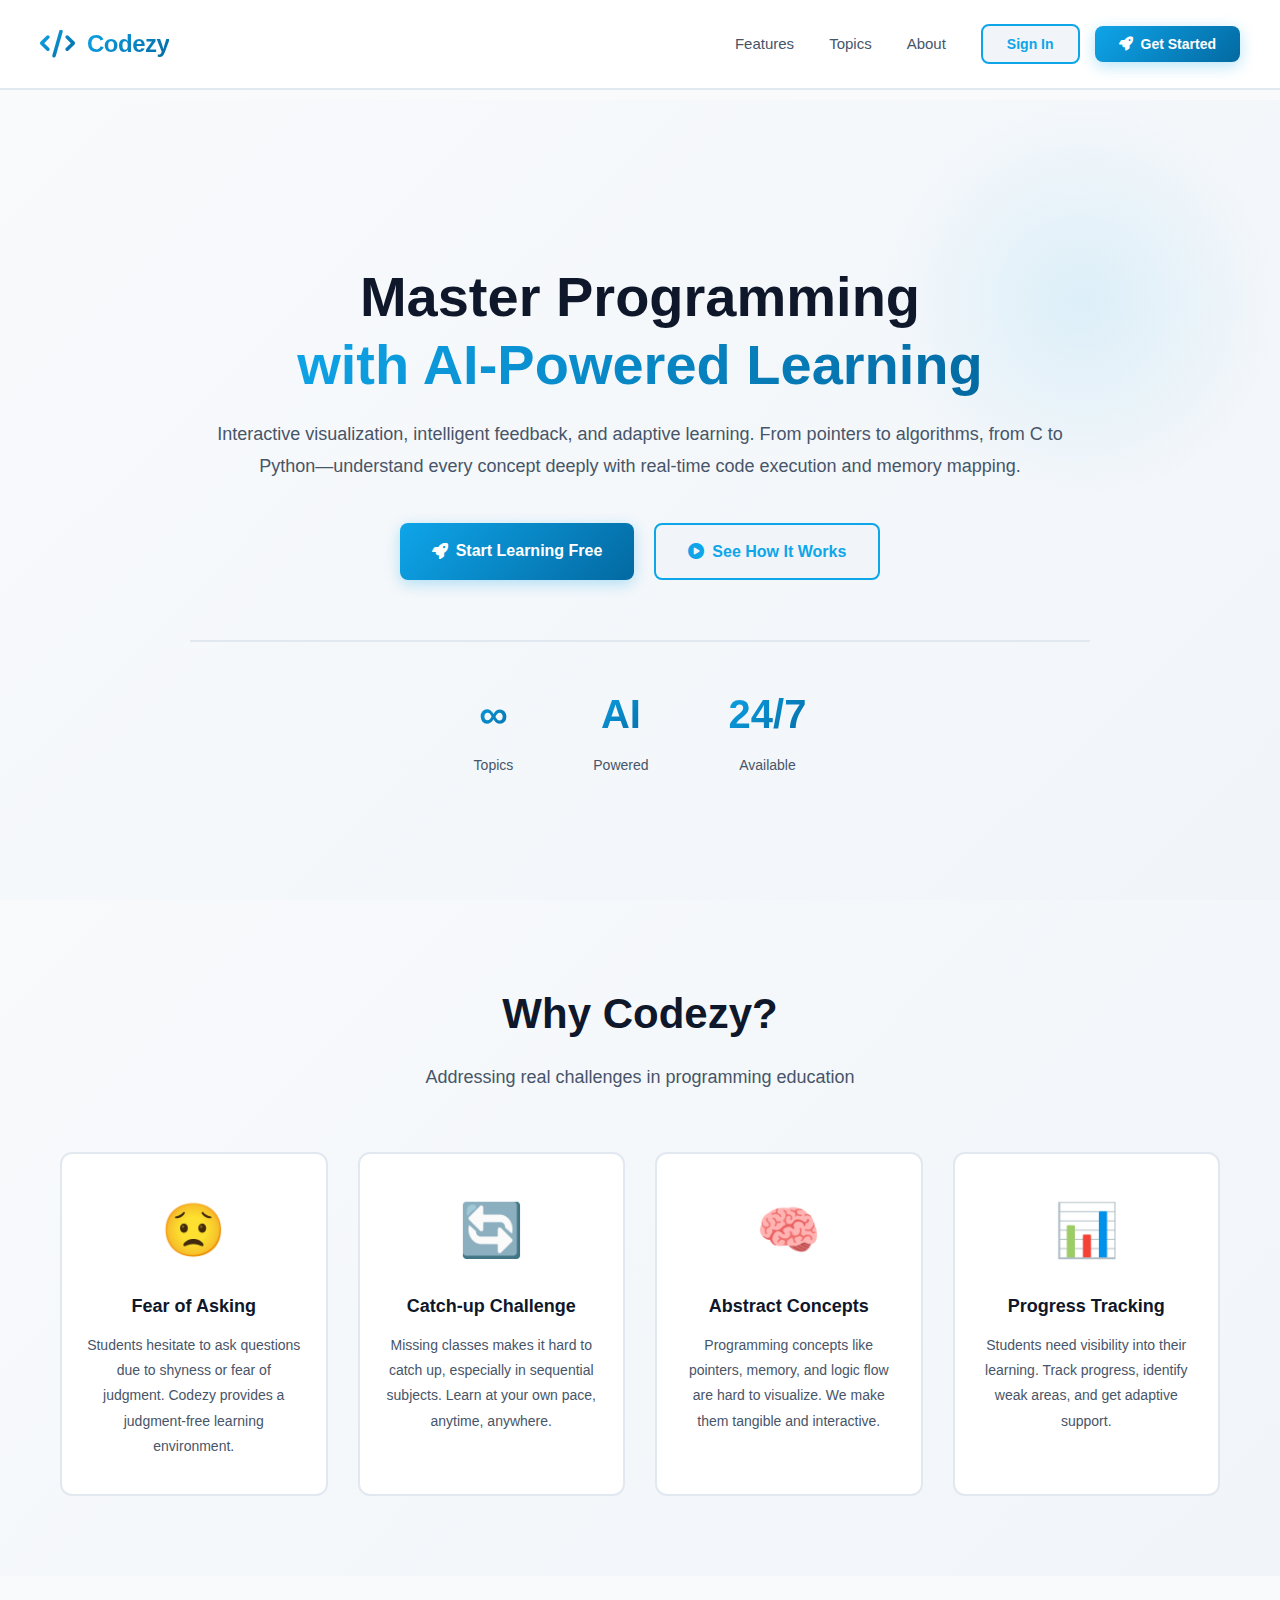
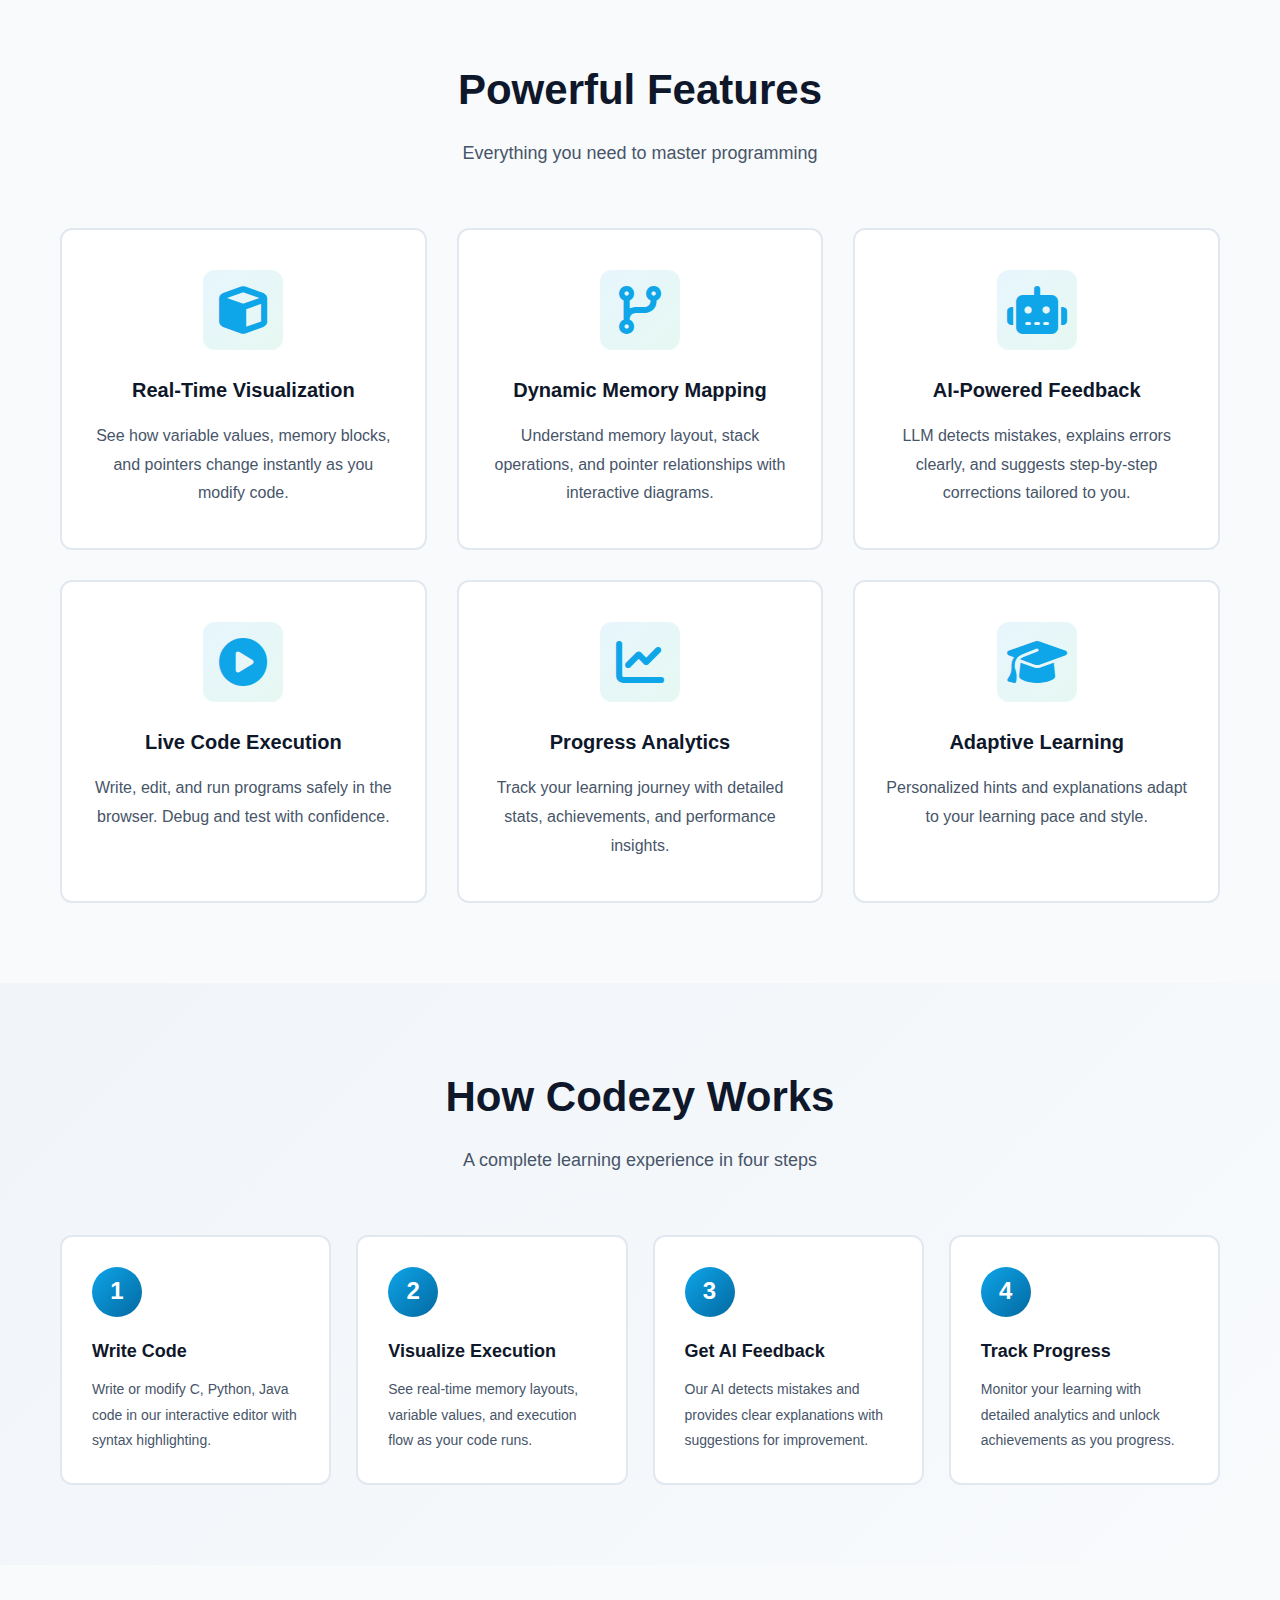
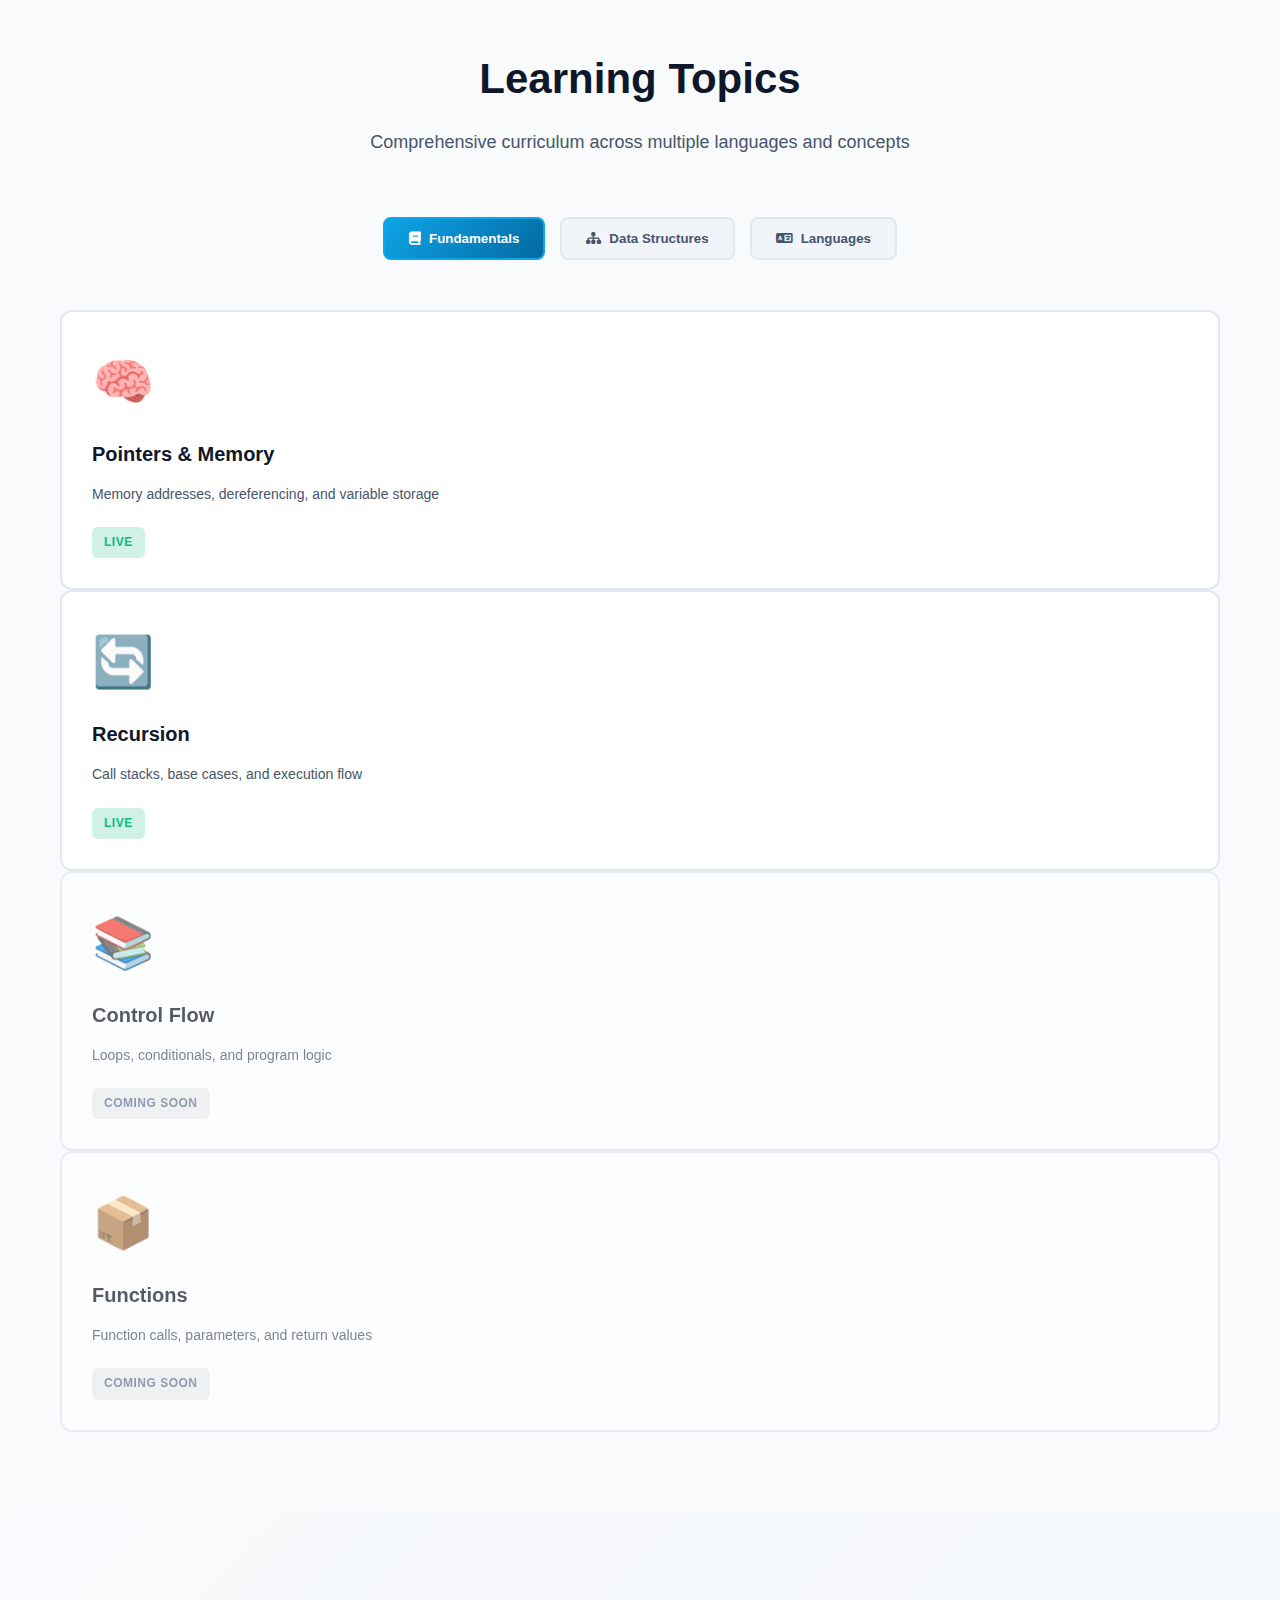
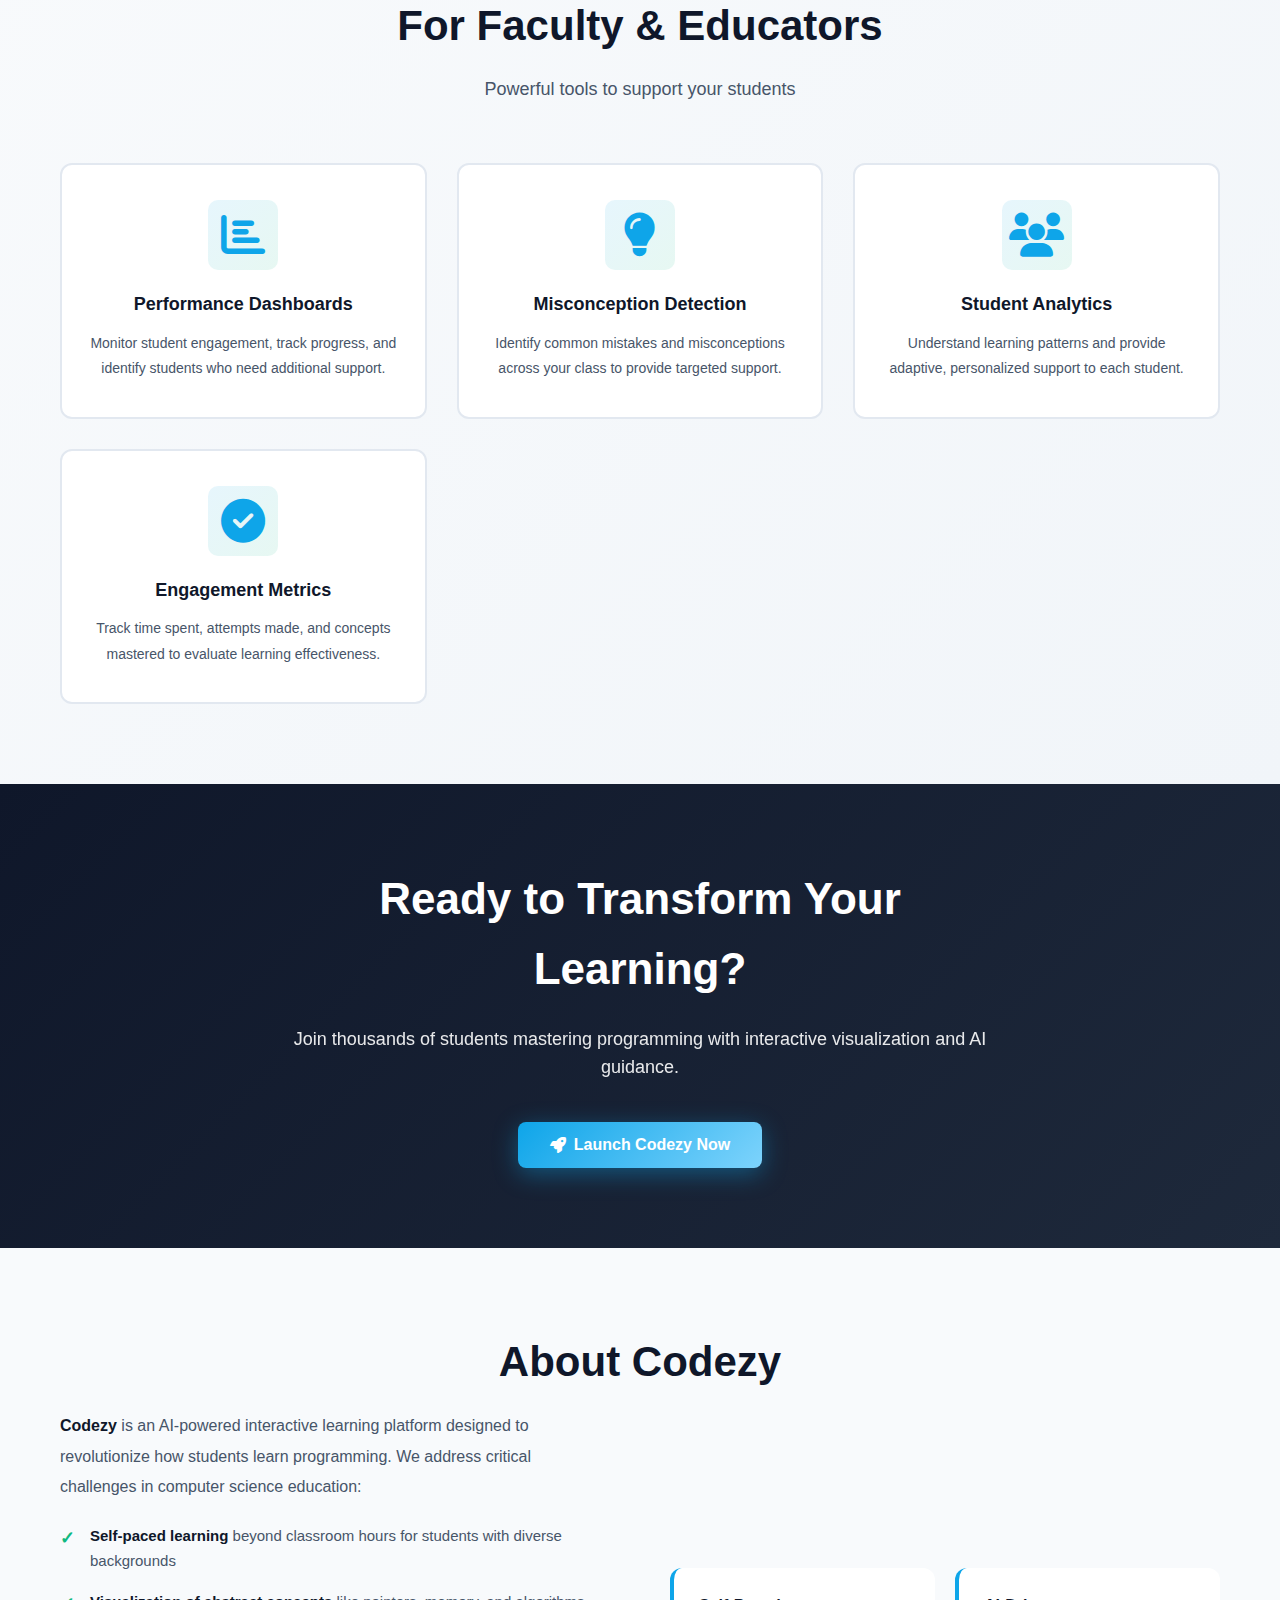
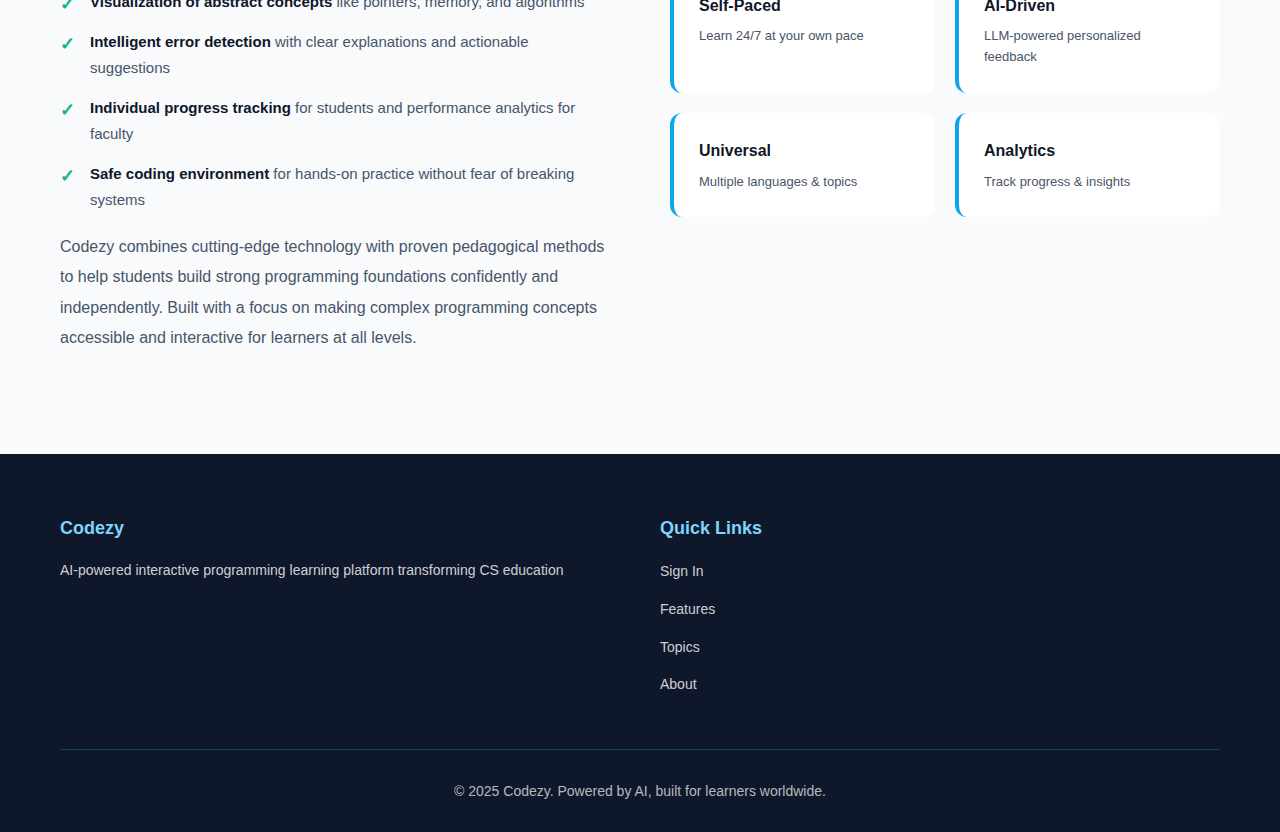
<file: index.html>
<!DOCTYPE html>
<html lang="en">
<head>
  <!-- Essential Meta Tags -->
  <meta charset="UTF-8" />
  <meta name="viewport" content="width=device-width, initial-scale=1.0" />
  <meta http-equiv="X-UA-Compatible" content="ie=edge" />
  
  <!-- SEO & Description -->
  <title>Codezy - Interactive Programming Learning Platform with AI</title>
  <meta name="description" content="Codezy: AI-powered interactive learning platform for programming across multiple languages. Real-time code visualization, intelligent feedback, memory mapping, and progress tracking. Master Data Structures, Algorithms, C, Python, Java and more." />
  <meta name="keywords" content="programming, coding, learn programming, C programming, Python, Java, data structures, algorithms, AI tutoring, interactive learning, code visualization, computer science education, LLM" />
  <meta name="author" content="Codezy" />
  <meta name="theme-color" content="#0f172a" />
  <meta name="robots" content="index, follow" />
  
  <!-- Open Graph (Social Media) -->
  <meta property="og:type" content="website" />
  <meta property="og:title" content="Codezy - Master Programming with AI" />
  <meta property="og:description" content="Interactive programming platform with real-time visualization, AI feedback, and progress analytics" />
  <meta property="og:site_name" content="Codezy" />
  
  <!-- Twitter Card -->
  <meta name="twitter:card" content="summary_large_image" />
  <meta name="twitter:title" content="Codezy - Learn Programming Interactively" />
  <meta name="twitter:description" content="AI-powered platform for mastering programming concepts with visualization and instant feedback" />
  
  <!-- Font Awesome Icons -->
  <link rel="stylesheet" href="https://cdnjs.cloudflare.com/ajax/libs/font-awesome/6.4.0/css/all.min.css" />
  
  <!-- Favicon -->
  <link rel="icon" type="image/svg+xml" href="data:image/svg+xml,<svg xmlns='http://www.w3.org/2000/svg' viewBox='0 0 100 100'><text y='.9em' font-size='90' fill='%230ea5e9' font-weight='bold'>C</text></svg>" />
  
  <link rel="stylesheet" href="/css/styles.css" />
</head>
<body>

  <!-- Navigation Bar -->
  <nav class="navbar">
    <div class="nav-container">
      <div class="nav-left">
        <div class="nav-brand">
          <i class="fas fa-code"></i>
          <span class="app-name">Codezy</span>
        </div>
      </div>
      
      <div class="nav-right">
        <a href="#features" class="nav-link">Features</a>
        <a href="#topics" class="nav-link">Topics</a>
        <a href="#about" class="nav-link">About</a>
        <div class="nav-auth" id="navAuth">
          <button class="btn btn-small btn-secondary" onclick="redirectToAuth()">Sign In</button>
          <button class="btn btn-small btn-primary" onclick="redirectToLearn()">
            <i class="fas fa-rocket"></i> Get Started
          </button>
        </div>
        <div class="user-badge" id="userBadgeNav" style="display: none; cursor: pointer;">
          <span class="user-avatar" id="userAvatarNav">👤</span>
          <div class="user-info">
            <span class="user-name" id="userNameNav">Guest</span>
            <span class="user-xp" id="userXPNav">📊 0 XP</span>
          </div>
        </div>
      </div>
    </div>
  </nav>

  <!-- Hero Section -->
  <section class="hero">
    <div class="hero-bg"></div>
    <div class="hero-content">
      <h1 class="hero-title">Master Programming<br><span class="highlight">with AI-Powered Learning</span></h1>
      <p class="hero-subtitle">Interactive visualization, intelligent feedback, and adaptive learning. From pointers to algorithms, from C to Python—understand every concept deeply with real-time code execution and memory mapping.</p>
      <div class="hero-buttons">
        <button class="btn btn-large btn-primary" onclick="redirectToLearn()">
          <i class="fas fa-rocket"></i> Start Learning Free
        </button>
        <a href="#how-it-works" class="btn btn-large btn-secondary">
          <i class="fas fa-play-circle"></i> See How It Works
        </a>
      </div>
      <div class="hero-stats">
        <div class="stat">
          <span class="stat-number">∞</span>
          <span class="stat-label">Topics</span>
        </div>
        <div class="stat">
          <span class="stat-number">AI</span>
          <span class="stat-label">Powered</span>
        </div>
        <div class="stat">
          <span class="stat-number">24/7</span>
          <span class="stat-label">Available</span>
        </div>
      </div>
    </div>
  </section>

  <!-- Problem Section -->
  <section class="problem-section">
    <div class="container">
      <h2 class="section-title">Why Codezy?</h2>
      <p class="section-subtitle">Addressing real challenges in programming education</p>
      
      <div class="problem-grid">
        <div class="problem-card">
          <div class="problem-icon">😟</div>
          <h3>Fear of Asking</h3>
          <p>Students hesitate to ask questions due to shyness or fear of judgment. Codezy provides a judgment-free learning environment.</p>
        </div>
        
        <div class="problem-card">
          <div class="problem-icon">🔄</div>
          <h3>Catch-up Challenge</h3>
          <p>Missing classes makes it hard to catch up, especially in sequential subjects. Learn at your own pace, anytime, anywhere.</p>
        </div>
        
        <div class="problem-card">
          <div class="problem-icon">🧠</div>
          <h3>Abstract Concepts</h3>
          <p>Programming concepts like pointers, memory, and logic flow are hard to visualize. We make them tangible and interactive.</p>
        </div>
        
        <div class="problem-card">
          <div class="problem-icon">📊</div>
          <h3>Progress Tracking</h3>
          <p>Students need visibility into their learning. Track progress, identify weak areas, and get adaptive support.</p>
        </div>
      </div>
    </div>
  </section>

  <!-- Features Section -->
  <section class="features" id="features">
    <div class="container">
      <h2 class="section-title">Powerful Features</h2>
      <p class="section-subtitle">Everything you need to master programming</p>
      
      <div class="features-grid">
        <div class="feature-item">
          <div class="feature-icon">
            <i class="fas fa-cube"></i>
          </div>
          <h3>Real-Time Visualization</h3>
          <p>See how variable values, memory blocks, and pointers change instantly as you modify code.</p>
        </div>
        
        <div class="feature-item">
          <div class="feature-icon">
            <i class="fas fa-code-branch"></i>
          </div>
          <h3>Dynamic Memory Mapping</h3>
          <p>Understand memory layout, stack operations, and pointer relationships with interactive diagrams.</p>
        </div>
        
        <div class="feature-item">
          <div class="feature-icon">
            <i class="fas fa-robot"></i>
          </div>
          <h3>AI-Powered Feedback</h3>
          <p>LLM detects mistakes, explains errors clearly, and suggests step-by-step corrections tailored to you.</p>
        </div>
        
        <div class="feature-item">
          <div class="feature-icon">
            <i class="fas fa-play-circle"></i>
          </div>
          <h3>Live Code Execution</h3>
          <p>Write, edit, and run programs safely in the browser. Debug and test with confidence.</p>
        </div>
        
        <div class="feature-item">
          <div class="feature-icon">
            <i class="fas fa-chart-line"></i>
          </div>
          <h3>Progress Analytics</h3>
          <p>Track your learning journey with detailed stats, achievements, and performance insights.</p>
        </div>
        
        <div class="feature-item">
          <div class="feature-icon">
            <i class="fas fa-graduation-cap"></i>
          </div>
          <h3>Adaptive Learning</h3>
          <p>Personalized hints and explanations adapt to your learning pace and style.</p>
        </div>
      </div>
    </div>
  </section>

  <!-- How It Works Section -->
  <section class="how-it-works" id="how-it-works">
    <div class="container">
      <h2 class="section-title">How Codezy Works</h2>
      <p class="section-subtitle">A complete learning experience in four steps</p>
      
      <div class="steps-grid">
        <div class="step-card">
          <div class="step-number">1</div>
          <div class="step-content">
            <h3>Write Code</h3>
            <p>Write or modify C, Python, Java code in our interactive editor with syntax highlighting.</p>
          </div>
        </div>
        
        <div class="step-card">
          <div class="step-number">2</div>
          <div class="step-content">
            <h3>Visualize Execution</h3>
            <p>See real-time memory layouts, variable values, and execution flow as your code runs.</p>
          </div>
        </div>
        
        <div class="step-card">
          <div class="step-number">3</div>
          <div class="step-content">
            <h3>Get AI Feedback</h3>
            <p>Our AI detects mistakes and provides clear explanations with suggestions for improvement.</p>
          </div>
        </div>
        
        <div class="step-card">
          <div class="step-number">4</div>
          <div class="step-content">
            <h3>Track Progress</h3>
            <p>Monitor your learning with detailed analytics and unlock achievements as you progress.</p>
          </div>
        </div>
      </div>
    </div>
  </section>

  <!-- Topics Section -->
  <section class="topics" id="topics">
    <div class="container">
      <h2 class="section-title">Learning Topics</h2>
      <p class="section-subtitle">Comprehensive curriculum across multiple languages and concepts</p>
      
      <div class="topics-tabs">
        <button class="tab-btn active" data-tab="fundamentals">
          <i class="fas fa-book"></i> Fundamentals
        </button>
        <button class="tab-btn" data-tab="dsa">
          <i class="fas fa-sitemap"></i> Data Structures
        </button>
        <button class="tab-btn" data-tab="languages">
          <i class="fas fa-language"></i> Languages
        </button>
      </div>
      
      <div class="topics-grid">
        <div class="topics-grid-fundamentals">
          <div class="topic-card">
            <div class="topic-icon">🧠</div>
            <h3>Pointers & Memory</h3>
            <p>Memory addresses, dereferencing, and variable storage</p>
            <span class="topic-badge">Live</span>
          </div>
          
          <div class="topic-card">
            <div class="topic-icon">🔄</div>
            <h3>Recursion</h3>
            <p>Call stacks, base cases, and execution flow</p>
            <span class="topic-badge">Live</span>
          </div>
          
          <div class="topic-card coming-soon">
            <div class="topic-icon">📚</div>
            <h3>Control Flow</h3>
            <p>Loops, conditionals, and program logic</p>
            <span class="topic-badge coming">Coming Soon</span>
          </div>
          
          <div class="topic-card coming-soon">
            <div class="topic-icon">📦</div>
            <h3>Functions</h3>
            <p>Function calls, parameters, and return values</p>
            <span class="topic-badge coming">Coming Soon</span>
          </div>
        </div>
        
        <div class="topics-grid-dsa" style="display:none;">
          <div class="topic-card coming-soon">
            <div class="topic-icon">🔗</div>
            <h3>Linked Lists</h3>
            <p>Node operations and pointer manipulation</p>
            <span class="topic-badge coming">Coming Soon</span>
          </div>
          
          <div class="topic-card coming-soon">
            <div class="topic-icon">📊</div>
            <h3>Trees & Graphs</h3>
            <p>Hierarchical and network data structures</p>
            <span class="topic-badge coming">Coming Soon</span>
          </div>
          
          <div class="topic-card coming-soon">
            <div class="topic-icon">⚖️</div>
            <h3>Sorting & Searching</h3>
            <p>Algorithm analysis and optimization</p>
            <span class="topic-badge coming">Coming Soon</span>
          </div>
          
          <div class="topic-card coming-soon">
            <div class="topic-icon">📈</div>
            <h3>Dynamic Programming</h3>
            <p>Optimization through memoization</p>
            <span class="topic-badge coming">Coming Soon</span>
          </div>
        </div>
        
        <div class="topics-grid-languages" style="display:none;">
          <div class="topic-card">
            <div class="topic-icon">🔴</div>
            <h3>C Language</h3>
            <p>Low-level programming and memory management</p>
            <span class="topic-badge">Live</span>
          </div>
          
          <div class="topic-card coming-soon">
            <div class="topic-icon">🐍</div>
            <h3>Python</h3>
            <p>High-level syntax and rapid development</p>
            <span class="topic-badge coming">Coming Soon</span>
          </div>
          
          <div class="topic-card coming-soon">
            <div class="topic-icon">☕</div>
            <h3>Java</h3>
            <p>Object-oriented programming and enterprise development</p>
            <span class="topic-badge coming">Coming Soon</span>
          </div>
          
          <div class="topic-card coming-soon">
            <div class="topic-icon">➕</div>
            <h3>C++</h3>
            <p>Advanced C with object-oriented features</p>
            <span class="topic-badge coming">Coming Soon</span>
          </div>
        </div>
      </div>
    </div>
  </section>

  <!-- For Faculty Section -->
  <section class="faculty-section">
    <div class="container">
      <h2 class="section-title">For Faculty & Educators</h2>
      <p class="section-subtitle">Powerful tools to support your students</p>
      
      <div class="faculty-grid">
        <div class="faculty-card">
          <div class="faculty-icon">
            <i class="fas fa-chart-bar"></i>
          </div>
          <h3>Performance Dashboards</h3>
          <p>Monitor student engagement, track progress, and identify students who need additional support.</p>
        </div>
        
        <div class="faculty-card">
          <div class="faculty-icon">
            <i class="fas fa-lightbulb"></i>
          </div>
          <h3>Misconception Detection</h3>
          <p>Identify common mistakes and misconceptions across your class to provide targeted support.</p>
        </div>
        
        <div class="faculty-card">
          <div class="faculty-icon">
            <i class="fas fa-users"></i>
          </div>
          <h3>Student Analytics</h3>
          <p>Understand learning patterns and provide adaptive, personalized support to each student.</p>
        </div>
        
        <div class="faculty-card">
          <div class="faculty-icon">
            <i class="fas fa-check-circle"></i>
          </div>
          <h3>Engagement Metrics</h3>
          <p>Track time spent, attempts made, and concepts mastered to evaluate learning effectiveness.</p>
        </div>
      </div>
    </div>
  </section>

  <!-- CTA Section -->
  <section class="cta">
    <div class="cta-content">
      <h2>Ready to Transform Your Learning?</h2>
      <p>Join thousands of students mastering programming with interactive visualization and AI guidance.</p>
      <button class="btn btn-large btn-primary" onclick="redirectToLearn()">
        <i class="fas fa-rocket"></i> Launch Codezy Now
      </button>
    </div>
  </section>

  <!-- About Section -->
  <section class="about" id="about">
    <div class="container">
      <h2 class="section-title">About Codezy</h2>
      <div class="about-content">
        <div class="about-text">
          <p><strong>Codezy</strong> is an AI-powered interactive learning platform designed to revolutionize how students learn programming. We address critical challenges in computer science education:</p>
          
          <ul class="about-challenges">
            <li><strong>Self-paced learning</strong> beyond classroom hours for students with diverse backgrounds</li>
            <li><strong>Visualization of abstract concepts</strong> like pointers, memory, and algorithms</li>
            <li><strong>Intelligent error detection</strong> with clear explanations and actionable suggestions</li>
            <li><strong>Individual progress tracking</strong> for students and performance analytics for faculty</li>
            <li><strong>Safe coding environment</strong> for hands-on practice without fear of breaking systems</li>
          </ul>
          
          <p style="margin-top: 20px;">Codezy combines cutting-edge technology with proven pedagogical methods to help students build strong programming foundations confidently and independently. Built with a focus on making complex programming concepts accessible and interactive for learners at all levels.</p>
        </div>
        
        <div class="about-stats">
          <div class="about-stat">
            <h3>Self-Paced</h3>
            <p>Learn 24/7 at your own pace</p>
          </div>
          <div class="about-stat">
            <h3>AI-Driven</h3>
            <p>LLM-powered personalized feedback</p>
          </div>
          <div class="about-stat">
            <h3>Universal</h3>
            <p>Multiple languages & topics</p>
          </div>
          <div class="about-stat">
            <h3>Analytics</h3>
            <p>Track progress & insights</p>
          </div>
        </div>
      </div>
    </div>
  </section>

  <!-- User Profile Modal -->
  <div class="modal" id="profileModal" style="display: none;">
    <div class="modal-content profile-modal">
      <div class="modal-header">
        <h2><i class="fas fa-user-circle"></i> My Profile</h2>
        <button class="modal-close" id="closeProfile">&times;</button>
      </div>
      <div class="modal-body">
        <div class="profile-header">
          <div class="profile-avatar" id="profileAvatar">👤</div>
          <div class="profile-basic">
            <h3 id="profileName">Guest</h3>
            <p id="profileEmail">guest@codezy.com</p>
          </div>
        </div>

        <div class="profile-stats">
          <div class="stat-card">
            <div class="stat-icon">⭐</div>
            <div class="stat-content">
              <h4>Total XP</h4>
              <p id="profileTotalXP">0</p>
            </div>
          </div>
          <div class="stat-card">
            <div class="stat-icon">🎯</div>
            <div class="stat-content">
              <h4>Topics Completed</h4>
              <p id="profileTopicsCompleted">0</p>
            </div>
          </div>
          <div class="stat-card">
            <div class="stat-icon">🏆</div>
            <div class="stat-content">
              <h4>Achievements</h4>
              <p id="profileAchievementsCount">0</p>
            </div>
          </div>
        </div>

        <div class="profile-section">
          <h4><i class="fas fa-list"></i> Achievements</h4>
          <div id="profileAchievementsList" class="achievements-list">
            <!-- Achievements will be populated here -->
          </div>
        </div>

        <div class="profile-actions">
          <a href="/static/learn.html" class="btn btn-secondary">
            <i class="fas fa-book"></i> Continue Learning
          </a>
          <button class="btn btn-danger" id="logoutBtnNav">
            <i class="fas fa-sign-out-alt"></i> Logout
          </button>
        </div>
      </div>
    </div>
  </div>

  <!-- Footer -->
  <footer class="footer">
    <div class="container">
      <div class="footer-content">
        <div class="footer-section">
          <h4>Codezy</h4>
          <p>AI-powered interactive programming learning platform transforming CS education</p>
        </div>
        <div class="footer-section">
          <h4>Quick Links</h4>
          <ul>
            <li><a href="#" onclick="event.preventDefault(); redirectToAuth();">Sign In</a></li>
            <li><a href="#features">Features</a></li>
            <li><a href="#topics">Topics</a></li>
            <li><a href="#about">About</a></li>
          </ul>
        </div>
      </div>
      <div class="footer-bottom">
        <p>&copy; 2025 Codezy. Powered by AI, built for learners worldwide.</p>
      </div>
    </div>
  </footer>

  <script>
    // ========== SMART LOGIN REDIRECT ==========
    function redirectToLearn() {
      const user = localStorage.getItem('codEzy_current_user');
      if (user) {
        window.location.href = '/learn';
      } else {
        window.location.href = '/auth';
      }
    }

    function redirectToAuth() {
      window.location.href = '/auth';
    }

    // Check login status on page load and update nav
    document.addEventListener('DOMContentLoaded', () => {
      checkLoginStatus();
      setupNavigation();
    });

    function checkLoginStatus() {
      const user = localStorage.getItem('codEzy_current_user');
      if (user) {
        try {
          const userData = JSON.parse(user);
          showLoggedInNav(userData);
        } catch (e) {
          showLoggedOutNav();
        }
      } else {
        showLoggedOutNav();
      }
    }

    function showLoggedOutNav() {
      const navAuth = document.getElementById('navAuth');
      if (navAuth) navAuth.style.display = 'flex';
      const userBadgeNav = document.getElementById('userBadgeNav');
      if (userBadgeNav) userBadgeNav.style.display = 'none';
    }

    function showLoggedInNav(userData) {
      const navAuth = document.getElementById('navAuth');
      if (navAuth) navAuth.style.display = 'none';
      const userBadgeNav = document.getElementById('userBadgeNav');
      if (userBadgeNav) {
        userBadgeNav.style.display = 'flex';
        userBadgeNav.onclick = showProfileModal;
      }
      
      if (userData) {
        document.getElementById('userNameNav').textContent = userData.username || 'User';
        document.getElementById('userXPNav').textContent = `📊 ${userData.xp || 0} XP`;
        document.getElementById('userAvatarNav').textContent = getAvatarEmoji(userData.username);
      }
    }

    function setupNavigation() {
      // Update nav buttons to redirect smartly
      const signInBtn = document.getElementById('navSignIn');
      if (signInBtn) {
        signInBtn.onclick = redirectToAuth;
      }
      const getStartedBtn = document.getElementById('navGetStarted');
      if (getStartedBtn) {
        getStartedBtn.onclick = redirectToLearn;
      }
    }

    function getAvatarEmoji(username) {
      const emojis = ['👨‍💻', '👩‍💻', '🧑‍💻', '👨‍🎓', '👩‍🎓', '🎯', '⭐'];
      const index = (username || '').length % emojis.length;
      return emojis[index];
    }

    function showProfileModal() {
      const user = localStorage.getItem('codEzy_current_user');
      if (!user) {
        redirectToAuth();
        return;
      }
      
      try {
        const userData = JSON.parse(user);
        const profileModal = document.getElementById('profileModal');
        if (profileModal) {
          const profileContent = document.getElementById('profileContent');
          if (profileContent) {
            profileContent.innerHTML = `
              <div class="profile-info">
                <div class="profile-avatar">${getAvatarEmoji(userData.username)}</div>
                <div class="profile-details">
                  <h3>${userData.username}</h3>
                  <p class="profile-stat">📧 Email: ${userData.email || 'Not set'}</p>
                  <p class="profile-stat">⭐ XP: ${userData.xp || 0}</p>
                  <p class="profile-stat">📚 Topics: ${(userData.completedTopics || []).length}</p>
                </div>
              </div>
              <button class="btn btn-primary" onclick="window.location.href='/learn'" style="margin-top: 10px; width: 100%;">Go to Learning</button>
              <button class="btn btn-secondary" onclick="logout()" style="margin-top: 5px; width: 100%;">Logout</button>
            `;
          }
          profileModal.classList.remove('hidden');
        }
      } catch (e) {
        console.error('Error showing profile:', e);
      }
    }

    function logout() {
      localStorage.removeItem('codEzy_current_user');
      window.location.href = '/';
    }
    // ====================================
    // Check Login Status on Page Load
    // ====================================
    let currentUser = null;
    
    document.addEventListener('DOMContentLoaded', () => {
      checkLoginStatus();
      setupProfileModal();
    });

    function checkLoginStatus() {
      const userData = localStorage.getItem('codezy_current_user');
      
      if (userData) {
        // User is logged in
        currentUser = JSON.parse(userData);
        
        // Hide auth buttons
        document.getElementById('navAuth').style.display = 'none';
        
        // Show user badge
        document.getElementById('userBadgeNav').style.display = 'flex';
        document.getElementById('userNameNav').textContent = currentUser.name.split(' ')[0];
        document.getElementById('userXPNav').textContent = `📊 ${currentUser.xp || 0} XP`;
      } else {
        // User not logged in
        document.getElementById('navAuth').style.display = 'flex';
        document.getElementById('userBadgeNav').style.display = 'none';
      }
    }

    function setupProfileModal() {
      const userBadgeNav = document.getElementById('userBadgeNav');
      const profileModal = document.getElementById('profileModal');
      const closeProfileBtn = document.getElementById('closeProfile');
      const logoutBtn = document.getElementById('logoutBtnNav');

      // Open profile modal on badge click
      userBadgeNav.addEventListener('click', () => {
        if (currentUser) {
          updateProfileModal();
          profileModal.style.display = 'flex';
          profileModal.style.alignItems = 'center';
          profileModal.style.justifyContent = 'center';
        }
      });

      // Close modal
      closeProfileBtn.addEventListener('click', () => {
        profileModal.style.display = 'none';
      });

      // Close on outside click
      profileModal.addEventListener('click', (e) => {
        if (e.target === profileModal) {
          profileModal.style.display = 'none';
        }
      });

      // Logout
      logoutBtn.addEventListener('click', () => {
        localStorage.removeItem('codezy_current_user');
        localStorage.removeItem('codezy_remember_me');
        profileModal.style.display = 'none';
        location.reload();
      });
    }

    function updateProfileModal() {
      const user = currentUser;
      
      // Get random avatar
      const avatarEmoji = ['👨', '👩', '🧑'][Math.floor(Math.random() * 3)];
      
      document.getElementById('profileAvatar').textContent = avatarEmoji;
      document.getElementById('profileName').textContent = user.name;
      document.getElementById('profileEmail').textContent = user.email;
      document.getElementById('profileTotalXP').textContent = user.xp || 0;
      document.getElementById('profileTopicsCompleted').textContent = user.completedTopics?.length || 0;
      document.getElementById('profileAchievementsCount').textContent = user.achievements?.length || 0;

      // Display achievements
      const achievementsList = document.getElementById('profileAchievementsList');
      achievementsList.innerHTML = '';
      
      if (user.achievements && user.achievements.length > 0) {
        user.achievements.forEach(achievement => {
          const badge = document.createElement('span');
          badge.className = 'achievement-badge';
          badge.textContent = '🏆 ' + achievement;
          achievementsList.appendChild(badge);
        });
      } else {
        achievementsList.innerHTML = '<p style="color: #999;">No achievements yet. Start learning!</p>';
      }
    }

    // Smooth scroll for anchor links
    document.querySelectorAll('a[href^="#"]').forEach(anchor => {
      anchor.addEventListener('click', function (e) {
        e.preventDefault();
        const target = document.querySelector(this.getAttribute('href'));
        if (target) {
          target.scrollIntoView({ behavior: 'smooth', block: 'start' });
        }
      });
    });

    // Navbar scroll effect
    window.addEventListener('scroll', () => {
      const navbar = document.querySelector('.navbar');
      if (window.scrollY > 50) {
        navbar.classList.add('scrolled');
      } else {
        navbar.classList.remove('scrolled');
      }
    });

    // Tab switching for topics
    document.querySelectorAll('.tab-btn').forEach(btn => {
      btn.addEventListener('click', function() {
        const tab = this.getAttribute('data-tab');
        document.querySelectorAll('.tab-btn').forEach(b => b.classList.remove('active'));
        document.querySelectorAll('[class*="topics-grid-"]').forEach(g => g.style.display = 'none');
        
        this.classList.add('active');
        document.querySelector(`.topics-grid-${tab}`).style.display = 'grid';
      });
    });
  </script>
</body>
</html>
</file>
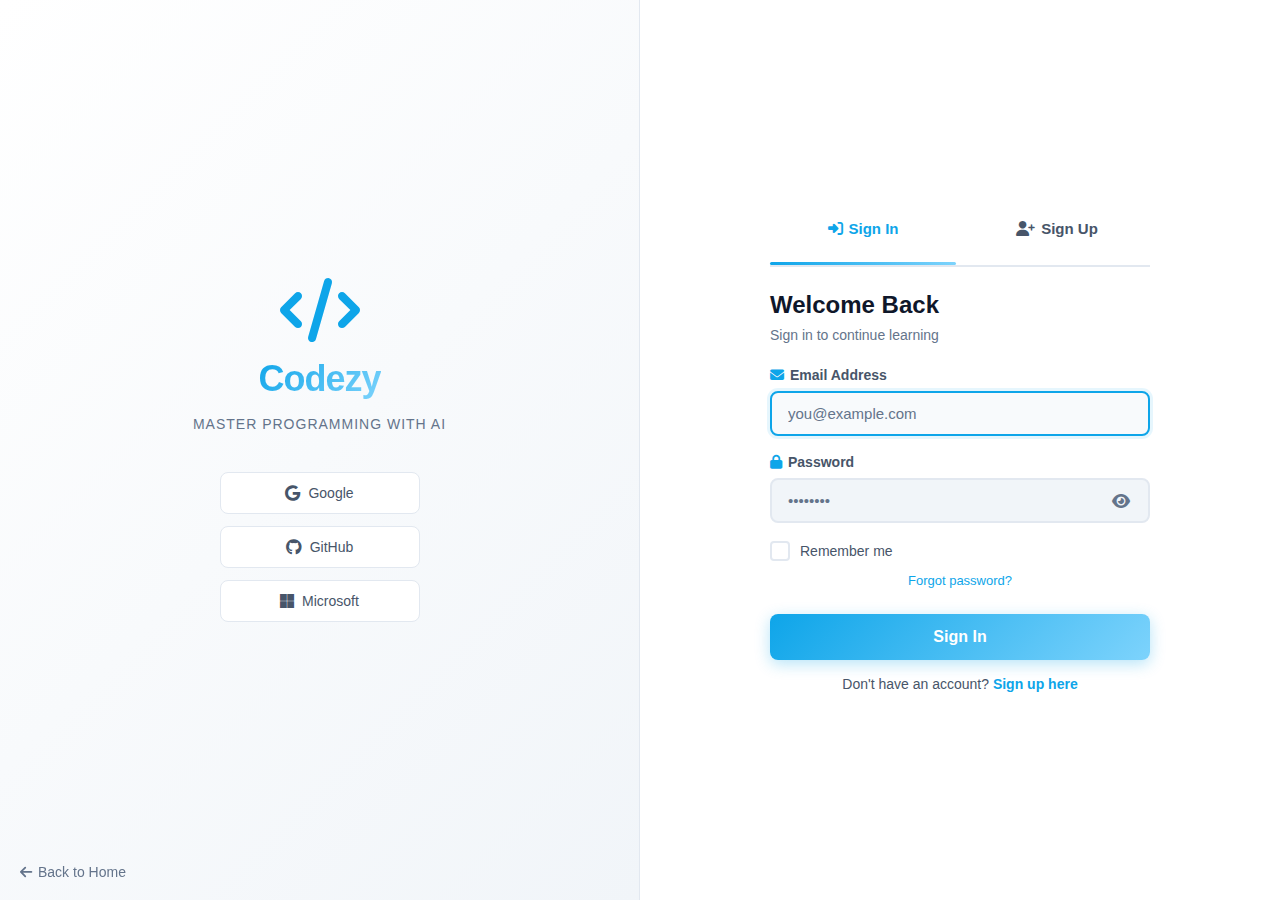
<file: static/auth.html>
<!DOCTYPE html>
<html lang="en">
<head>
  <meta charset="UTF-8" />
  <meta name="viewport" content="width=device-width, initial-scale=1.0" />
  <meta http-equiv="X-UA-Compatible" content="ie=edge" />
  
  <title>Codezy - Sign In & Sign Up</title>
  <meta name="description" content="Sign in or create an account to start learning programming with Codezy." />
  <meta name="theme-color" content="#0f172a" />
  
  <link rel="stylesheet" href="https://cdnjs.cloudflare.com/ajax/libs/font-awesome/6.4.0/css/all.min.css" />
  <link rel="icon" type="image/svg+xml" href="data:image/svg+xml,<svg xmlns='http://www.w3.org/2000/svg' viewBox='0 0 100 100'><text y='.9em' font-size='90' fill='%230ea5e9' font-weight='bold'>C</text></svg>" />
  
  <link rel="stylesheet" href="/css/auth.css" />
</head>
<body>

  <!-- Animated Background -->
  <div class="animated-bg"></div>

  <!-- Main Container -->
  <div class="auth-container">
    
    <!-- Left Section: Brand & Social Buttons -->
    <div class="brand-section">
      <div class="brand-logo">
        <i class="fas fa-code"></i>
        <h1>Codezy</h1>
        <p class="brand-tagline">Master Programming with AI</p>
      </div>

      <!-- Social Buttons (Left Side) -->
      <div class="social-buttons">
        <button class="social-btn google-btn" title="Continue with Google">
          <i class="fab fa-google"></i>
          <span>Google</span>
        </button>
        <button class="social-btn github-btn" title="Continue with GitHub">
          <i class="fab fa-github"></i>
          <span>GitHub</span>
        </button>
        <button class="social-btn microsoft-btn" title="Continue with Microsoft">
          <i class="fab fa-microsoft"></i>
          <span>Microsoft</span>
        </button>
      </div>
    </div>

    <!-- Right Section: Auth Card -->
    <div class="auth-card">
    <div class="auth-form-wrapper">
      
      <!-- Tab Navigation -->
      <div class="auth-tabs">
        <button class="tab-btn active" data-tab="login">
          <i class="fas fa-sign-in-alt"></i> Sign In
        </button>
        <button class="tab-btn" data-tab="signup">
          <i class="fas fa-user-plus"></i> Sign Up
        </button>
      </div>

      <!-- Login Form -->
      <div id="login-tab" class="auth-form active">
        <h2 class="form-title">Welcome Back</h2>
        <p class="form-subtitle">Sign in to continue learning</p>

        <form id="login-form" class="form">
          <!-- Email Input -->
          <div class="form-group">
            <label for="login-email" class="form-label">
              <i class="fas fa-envelope"></i> Email Address
            </label>
            <input 
              type="email" 
              id="login-email" 
              class="form-input" 
              placeholder="you@example.com"
              required
              autocomplete="email"
            />
            <span class="error-message"></span>
          </div>

          <!-- Password Input -->
          <div class="form-group">
            <label for="login-password" class="form-label">
              <i class="fas fa-lock"></i> Password
            </label>
            <div class="password-wrapper">
              <input 
                type="password" 
                id="login-password" 
                class="form-input" 
                placeholder="••••••••"
                required
                autocomplete="current-password"
              />
              <button type="button" class="toggle-password" data-target="login-password">
                <i class="fas fa-eye"></i>
              </button>
            </div>
            <span class="error-message"></span>
          </div>

          <!-- Remember Me -->
          <div class="form-group checkbox-group">
            <label class="custom-checkbox">
              <input type="checkbox" id="remember-me" />
              <span class="checkmark"></span>
              <span class="label-text">Remember me</span>
            </label>
            <button type="button" class="forgot-password-btn" id="forgot-password-btn">
              Forgot password?
            </button>
          </div>

          <!-- Submit Button -->
          <button type="submit" class="btn btn-large btn-primary auth-btn">
            <span class="btn-text">Sign In</span>
            <span class="btn-loader">
              <i class="fas fa-spinner"></i>
            </span>
          </button>
        </form>

        <!-- Sign Up Link -->
        <p class="auth-footer">
          Don't have an account? <button class="link-btn" data-tab="signup">Sign up here</button>
        </p>
      </div>

      <!-- Signup Form -->
      <div id="signup-tab" class="auth-form">
        <h2 class="form-title">Create Account</h2>
        <p class="form-subtitle">Start your learning journey today</p>

        <form id="signup-form" class="form">
          <!-- Full Name -->
          <div class="form-group">
            <label for="signup-name" class="form-label">
              <i class="fas fa-user"></i> Full Name
            </label>
            <input 
              type="text" 
              id="signup-name" 
              class="form-input" 
              placeholder="John Doe"
              required
            />
            <span class="error-message"></span>
          </div>

          <!-- Email Input -->
          <div class="form-group">
            <label for="signup-email" class="form-label">
              <i class="fas fa-envelope"></i> Email Address
            </label>
            <input 
              type="email" 
              id="signup-email" 
              class="form-input" 
              placeholder="you@example.com"
              required
              autocomplete="email"
            />
            <span class="error-message"></span>
          </div>

          <!-- Password Input -->
          <div class="form-group">
            <label for="signup-password" class="form-label">
              <i class="fas fa-lock"></i> Password
            </label>
            <div class="password-wrapper">
              <input 
                type="password" 
                id="signup-password" 
                class="form-input" 
                placeholder="••••••••"
                required
                autocomplete="new-password"
              />
              <button type="button" class="toggle-password" data-target="signup-password">
                <i class="fas fa-eye"></i>
              </button>
            </div>
            <div class="password-strength-bar">
              <div class="strength-fill"></div>
            </div>
            <span class="error-message"></span>
            <span class="strength-text"></span>
          </div>

          <!-- Confirm Password -->
          <div class="form-group">
            <label for="signup-confirm" class="form-label">
              <i class="fas fa-check-circle"></i> Confirm Password
            </label>
            <div class="password-wrapper">
              <input 
                type="password" 
                id="signup-confirm" 
                class="form-input" 
                placeholder="••••••••"
                required
                autocomplete="new-password"
              />
              <button type="button" class="toggle-password" data-target="signup-confirm">
                <i class="fas fa-eye"></i>
              </button>
            </div>
            <span class="error-message"></span>
          </div>

          <!-- Terms & Conditions -->
          <div class="form-group checkbox-group">
            <label class="custom-checkbox">
              <input type="checkbox" id="terms-checkbox" required />
              <span class="checkmark"></span>
              <span class="label-text">
                I agree to the <button type="button" class="terms-link">Terms & Conditions</button>
              </span>
            </label>
          </div>

          <!-- Submit Button -->
          <button type="submit" class="btn btn-large btn-primary auth-btn">
            <span class="btn-text">Create Account</span>
            <span class="btn-loader">
              <i class="fas fa-spinner"></i>
            </span>
          </button>
        </form>

        <!-- Sign In Link -->
        <p class="auth-footer">
          Already have an account? <button class="link-btn" data-tab="login">Sign in here</button>
        </p>
      </div>

      </div>
    </div>
    </div>

    <!-- Back to Home Link -->
    <a href="/index.html" class="back-link">
      <i class="fas fa-arrow-left"></i> Back to Home
    </a>
  </div>

  <!-- Forgot Password Modal -->
  <div id="forgot-password-modal" class="modal">
    <div class="modal-content">
      <button class="modal-close">
        <i class="fas fa-times"></i>
      </button>
      <h3>Reset Your Password</h3>
      <p>Enter your email address and we'll send you instructions to reset your password.</p>
      
      <form id="forgot-password-form" class="form">
        <div class="form-group">
          <label for="reset-email" class="form-label">
            <i class="fas fa-envelope"></i> Email Address
          </label>
          <input 
            type="email" 
            id="reset-email" 
            class="form-input" 
            placeholder="you@example.com"
            required
          />
          <span class="error-message"></span>
        </div>
        
        <button type="submit" class="btn btn-large btn-primary">
          <span class="btn-text">Send Reset Link</span>
          <span class="btn-loader">
            <i class="fas fa-spinner"></i>
          </span>
        </button>
      </form>
    </div>
  </div>

  <!-- Terms & Conditions Modal -->
  <div id="terms-modal" class="modal">
    <div class="modal-content modal-large">
      <button class="modal-close">
        <i class="fas fa-times"></i>
      </button>
      <h3>Terms & Conditions</h3>
      <div class="modal-body">
        <h4>1. Introduction</h4>
        <p>Welcome to Codezy. These terms and conditions govern your use of our platform.</p>
        
        <h4>2. User Responsibilities</h4>
        <p>You are responsible for maintaining the confidentiality of your account and password.</p>
        
        <h4>3. Acceptable Use</h4>
        <p>You agree not to use the platform for any unlawful purposes or in violation of any laws.</p>
        
        <h4>4. Intellectual Property</h4>
        <p>All content on Codezy is protected by copyright laws.</p>
        
        <h4>5. Limitation of Liability</h4>
        <p>Codezy is provided on an "as is" basis without warranties.</p>
      </div>
      <button class="btn btn-primary" id="accept-terms-btn">I Agree</button>
    </div>
  </div>

  <!-- Notification Toast -->
  <div id="notification-toast" class="toast"></div>

  <script src="/js/auth.js"></script>
</body>
</html>
</file>
<file: css/styles.css>
* {
    margin: 0;
    padding: 0;
    box-sizing: border-box;
}

:root {
    /* Primary Colors - Dark Tech Base */
    --primary: #0f172a;
    --primary-dark: #020617;
    --primary-light: #1e293b;
    
    /* Accent Colors - Tech Cyan/Blue */
    --accent: #0ea5e9;
    --accent-light: #7dd3fc;
    --accent-dark: #0369a1;
    
    /* Secondary Accent - Electric Green */
    --accent-secondary: #10b981;
    --accent-secondary-light: #6ee7b7;
    
    /* Background Colors */
    --bg-dark: #f8fafc;
    --bg-secondary: #f1f5f9;
    --bg-card: #ffffff;
    --bg-hover: #f0f9ff;
    
    /* Text Colors */
    --text-primary: #0f172a;
    --text-secondary: #475569;
    --text-tertiary: #64748b;
    
    /* Borders */
    --border: #e2e8f0;
    --border-light: #f1f5f9;
    
    /* Status Colors */
    --success: #10b981;
    --success-light: #d1fae5;
    --error: #ef4444;
    --error-light: #fee2e2;
    --warning: #f59e0b;
    --warning-light: #fef3c7;
}

html {
    scroll-behavior: smooth;
}

body {
    background-color: var(--bg-dark);
    color: var(--text-primary);
    font-family: -apple-system, BlinkMacSystemFont, 'Segoe UI', Roboto, 'Helvetica Neue', sans-serif;
    line-height: 1.6;
    overflow-x: hidden;
}

a {
    text-decoration: none;
    color: inherit;
}

button {
    border: none;
    cursor: pointer;
    font-family: inherit;
    transition: all 0.3s ease;
}

.container {
    max-width: 1200px;
    margin: 0 auto;
    padding: 0 20px;
}

/* ========== NAVIGATION ========== */
.navbar {
    position: fixed;
    top: 0;
    left: 0;
    width: 100%;
    height: 90px;
    background: var(--bg-card);
    border-bottom: 2px solid var(--border);
    z-index: 1000;
    transition: all 0.3s ease;
    display: flex;
    align-items: center;
}

.navbar.scrolled {
    box-shadow: 0 4px 20px rgba(15, 23, 42, 0.1);
    height: 75px;
}

.nav-container {
    display: flex;
    justify-content: space-between;
    align-items: center;
    height: 100%;
    width: 100%;
    max-width: 1400px;
    margin: 0 auto;
    padding: 0 40px;
    gap: 50px;
}

/* Left side - Logo & Brand */
.nav-left {
    display: flex;
    align-items: center;
    gap: 18px;
    min-width: auto;
    flex-shrink: 0;
}

/* App brand */
.nav-brand {
    display: flex;
    align-items: center;
    gap: 12px;
    font-size: 24px;
    font-weight: bold;
    color: var(--primary);
    white-space: nowrap;
}

.nav-brand i {
    background: linear-gradient(135deg, var(--accent) 0%, var(--accent-dark) 100%);
    -webkit-background-clip: text;
    -webkit-text-fill-color: transparent;
    background-clip: text;
    font-size: 28px;
}

.app-name {
    background: linear-gradient(135deg, var(--accent) 0%, var(--accent-dark) 100%);
    -webkit-background-clip: text;
    -webkit-text-fill-color: transparent;
    background-clip: text;
    font-weight: 700;
    letter-spacing: -0.5px;
}

/* Right - Navigation Links & Auth */
.nav-right {
    display: flex;
    align-items: center;
    gap: 35px;
    flex-shrink: 0;
}

.nav-link {
    color: var(--text-secondary);
    font-weight: 500;
    position: relative;
    transition: color 0.3s ease;
    font-size: 15px;
}

.nav-link:hover {
    color: var(--accent);
}

.nav-link::after {
    content: '';
    position: absolute;
    bottom: -8px;
    left: 0;
    width: 0;
    height: 2px;
    background: var(--accent);
    transition: width 0.3s ease;
}

.nav-link:hover::after {
    width: 100%;
}

.nav-auth {
    display: flex;
    align-items: center;
    gap: 15px;
}

.user-badge {
    display: flex;
    align-items: center;
    gap: 12px;
    padding: 8px 16px;
    background: linear-gradient(135deg, rgba(14, 165, 233, 0.1), rgba(14, 165, 233, 0.05));
    border: 1px solid rgba(14, 165, 233, 0.2);
    border-radius: 8px;
    transition: all 0.3s ease;
}

.user-badge:hover {
    background: linear-gradient(135deg, rgba(14, 165, 233, 0.15), rgba(14, 165, 233, 0.1));
    border-color: rgba(14, 165, 233, 0.4);
    transform: scale(1.02);
}

.user-avatar {
    font-size: 24px;
    width: 32px;
    height: 32px;
    display: flex;
    align-items: center;
    justify-content: center;
}

.user-info {
    display: flex;
    flex-direction: column;
    gap: 2px;
}

.user-name {
    font-size: 13px;
    font-weight: 600;
    color: var(--text-primary);
}

.user-xp {
    font-size: 11px;
    color: var(--text-secondary);
}

/* ========== BUTTONS ========== */
.btn {
    padding: 10px 24px;
    border-radius: 8px;
    font-weight: 600;
    font-size: 14px;
    display: inline-flex;
    align-items: center;
    gap: 8px;
    transition: all 0.3s ease;
    cursor: pointer;
}

.btn-large {
    padding: 14px 32px;
    font-size: 16px;
}

.btn-primary {
    background: linear-gradient(135deg, var(--accent) 0%, var(--accent-dark) 100%);
    color: white;
    box-shadow: 0 4px 15px rgba(14, 165, 233, 0.3);
}

.btn-primary:hover {
    transform: translateY(-2px);
    box-shadow: 0 6px 25px rgba(14, 165, 233, 0.5);
}

.btn-secondary {
    background: var(--bg-secondary);
    color: var(--accent);
    border: 2px solid var(--accent);
}

.btn-secondary:hover {
    background: var(--accent);
    color: white;
    transform: translateY(-2px);
}

/* ========== HERO SECTION ========== */
.hero {
    position: relative;
    min-height: calc(100vh - 100px);
    display: flex;
    align-items: center;
    justify-content: center;
    padding: 100px 20px 60px;
    background: linear-gradient(135deg, #f8fafc 0%, #f1f5f9 100%);
    overflow: hidden;
    margin-top: 100px;
}

.hero-bg {
    position: absolute;
    top: 0;
    right: 0;
    width: 400px;
    height: 400px;
    background: radial-gradient(circle, rgba(14, 165, 233, 0.1) 0%, transparent 70%);
    border-radius: 50%;
    animation: float 6s ease-in-out infinite;
}

@keyframes float {
    0%, 100% { transform: translateY(0px); }
    50% { transform: translateY(20px); }
}

.hero-content {
    position: relative;
    z-index: 2;
    text-align: center;
    max-width: 900px;
}

.hero-title {
    font-size: 56px;
    font-weight: 800;
    line-height: 1.2;
    margin-bottom: 20px;
    color: var(--primary);
}

.highlight {
    background: linear-gradient(135deg, var(--accent) 0%, var(--accent-dark) 100%);
    -webkit-background-clip: text;
    -webkit-text-fill-color: transparent;
    background-clip: text;
}

.hero-subtitle {
    font-size: 18px;
    color: var(--text-secondary);
    margin-bottom: 40px;
    line-height: 1.8;
}

.hero-buttons {
    display: flex;
    gap: 20px;
    justify-content: center;
    margin-bottom: 60px;
    flex-wrap: wrap;
}

.hero-stats {
    display: flex;
    justify-content: center;
    gap: 80px;
    padding-top: 40px;
    border-top: 2px solid var(--border);
}

.stat {
    display: flex;
    flex-direction: column;
    align-items: center;
    gap: 8px;
}

.stat-number {
    font-size: 40px;
    font-weight: 800;
    background: linear-gradient(135deg, var(--accent) 0%, var(--accent-dark) 100%);
    -webkit-background-clip: text;
    -webkit-text-fill-color: transparent;
    background-clip: text;
}

.stat-label {
    font-size: 14px;
    color: var(--text-secondary);
    font-weight: 500;
}

/* ========== SECTION STYLING ========== */
section {
    padding: 80px 20px;
}

.section-title {
    font-size: 42px;
    font-weight: 800;
    text-align: center;
    margin-bottom: 16px;
    color: var(--primary);
}

.section-subtitle {
    font-size: 18px;
    text-align: center;
    color: var(--text-secondary);
    margin-bottom: 60px;
    max-width: 600px;
    margin-left: auto;
    margin-right: auto;
}

/* ========== PROBLEM SECTION ========== */
.problem-section {
    background: linear-gradient(135deg, #f8fafc 0%, var(--bg-secondary) 100%);
}

.problem-grid {
    display: grid;
    grid-template-columns: repeat(auto-fit, minmax(250px, 1fr));
    gap: 30px;
}

.problem-card {
    background: var(--bg-card);
    padding: 35px 25px;
    border-radius: 12px;
    border: 2px solid var(--border);
    text-align: center;
    transition: all 0.3s ease;
}

.problem-card:hover {
    border-color: var(--accent);
    transform: translateY(-6px);
    box-shadow: 0 12px 30px rgba(14, 165, 233, 0.15);
}

.problem-icon {
    font-size: 52px;
    margin-bottom: 20px;
}

.problem-card h3 {
    color: var(--primary);
    margin-bottom: 12px;
    font-size: 18px;
}

.problem-card p {
    color: var(--text-secondary);
    line-height: 1.8;
    font-size: 14px;
}

/* ========== FEATURES SECTION ========== */
.features {
    background: var(--bg-dark);
}

.features-grid {
    display: grid;
    grid-template-columns: repeat(auto-fit, minmax(320px, 1fr));
    gap: 30px;
}

.feature-item {
    background: var(--bg-card);
    padding: 40px 30px;
    border-radius: 12px;
    border: 2px solid var(--border);
    text-align: center;
    transition: all 0.3s ease;
    cursor: pointer;
}

.feature-item:hover {
    border-color: var(--accent);
    transform: translateY(-8px);
    box-shadow: 0 12px 30px rgba(14, 165, 233, 0.2);
}

.feature-icon {
    font-size: 48px;
    width: 80px;
    height: 80px;
    display: flex;
    align-items: center;
    justify-content: center;
    margin: 0 auto 24px;
    background: linear-gradient(135deg, rgba(14, 165, 233, 0.1) 0%, rgba(16, 185, 129, 0.1) 100%);
    border-radius: 12px;
    color: var(--accent);
}

.feature-item h3 {
    font-size: 20px;
    margin-bottom: 16px;
    color: var(--primary);
}

.feature-item p {
    color: var(--text-secondary);
    line-height: 1.8;
}

/* ========== HOW IT WORKS ========== */
.how-it-works {
    background: linear-gradient(135deg, var(--bg-secondary) 0%, #f8fafc 100%);
}

.steps-grid {
    display: grid;
    grid-template-columns: repeat(auto-fit, minmax(260px, 1fr));
    gap: 25px;
}

.step-card {
    background: var(--bg-card);
    padding: 30px;
    border-radius: 12px;
    border: 2px solid var(--border);
    position: relative;
    transition: all 0.3s ease;
}

.step-card:hover {
    border-color: var(--accent);
    box-shadow: 0 8px 20px rgba(14, 165, 233, 0.1);
}

.step-number {
    display: inline-flex;
    align-items: center;
    justify-content: center;
    width: 50px;
    height: 50px;
    background: linear-gradient(135deg, var(--accent) 0%, var(--accent-dark) 100%);
    color: white;
    border-radius: 50%;
    font-weight: 800;
    font-size: 24px;
    margin-bottom: 20px;
}

.step-content h3 {
    color: var(--primary);
    margin-bottom: 12px;
    font-size: 18px;
}

.step-content p {
    color: var(--text-secondary);
    font-size: 14px;
    line-height: 1.8;
}

/* ========== TOPICS SECTION ========== */
.topics {
    background: var(--bg-dark);
}

.topics-tabs {
    display: flex;
    justify-content: center;
    gap: 15px;
    margin-bottom: 50px;
    flex-wrap: wrap;
}

.tab-btn {
    padding: 12px 24px;
    border-radius: 8px;
    background: var(--bg-secondary);
    color: var(--text-secondary);
    border: 2px solid var(--border);
    font-weight: 600;
    cursor: pointer;
    transition: all 0.3s ease;
    display: flex;
    align-items: center;
    gap: 8px;
}

.tab-btn:hover,
.tab-btn.active {
    background: linear-gradient(135deg, var(--accent) 0%, var(--accent-dark) 100%);
    color: white;
    border-color: var(--accent);
}

.topics-grid {
    display: grid;
    grid-template-columns: repeat(auto-fit, minmax(280px, 1fr));
    gap: 25px;
}

.topic-card {
    background: var(--bg-card);
    border: 2px solid var(--border);
    border-radius: 12px;
    padding: 30px;
    transition: all 0.3s ease;
    position: relative;
}

.topic-card:hover {
    border-color: var(--accent);
    box-shadow: 0 16px 40px rgba(14, 165, 233, 0.15);
    transform: translateY(-6px);
}

.topic-card.coming-soon {
    opacity: 0.7;
    pointer-events: none;
}

.topic-icon {
    font-size: 50px;
    margin-bottom: 16px;
}

.topic-card h3 {
    font-size: 20px;
    margin-bottom: 12px;
    color: var(--primary);
}

.topic-card p {
    color: var(--text-secondary);
    font-size: 14px;
    margin-bottom: 20px;
    line-height: 1.8;
}

.topic-badge {
    display: inline-block;
    padding: 6px 12px;
    border-radius: 6px;
    font-size: 12px;
    font-weight: 700;
    text-transform: uppercase;
    letter-spacing: 0.5px;
}

.topic-card:not(.coming-soon) .topic-badge {
    background: rgba(16, 185, 129, 0.2);
    color: var(--success);
}

.topic-badge.coming {
    background: rgba(156, 163, 175, 0.2);
    color: var(--text-tertiary);
}

/* ========== FACULTY SECTION ========== */
.faculty-section {
    background: linear-gradient(135deg, #f8fafc 0%, var(--bg-secondary) 100%);
}

.faculty-grid {
    display: grid;
    grid-template-columns: repeat(auto-fit, minmax(280px, 1fr));
    gap: 30px;
}

.faculty-card {
    background: var(--bg-card);
    border: 2px solid var(--border);
    border-radius: 12px;
    padding: 35px 25px;
    text-align: center;
    transition: all 0.3s ease;
}

.faculty-card:hover {
    border-color: var(--accent);
    box-shadow: 0 12px 30px rgba(14, 165, 233, 0.15);
    transform: translateY(-6px);
}

.faculty-icon {
    font-size: 44px;
    width: 70px;
    height: 70px;
    display: flex;
    align-items: center;
    justify-content: center;
    margin: 0 auto 20px;
    background: linear-gradient(135deg, rgba(14, 165, 233, 0.1) 0%, rgba(16, 185, 129, 0.1) 100%);
    border-radius: 10px;
    color: var(--accent);
}

.faculty-card h3 {
    color: var(--primary);
    margin-bottom: 12px;
    font-size: 18px;
}

.faculty-card p {
    color: var(--text-secondary);
    font-size: 14px;
    line-height: 1.8;
}

/* ========== CTA SECTION ========== */
.cta {
    background: linear-gradient(135deg, var(--primary) 0%, var(--primary-light) 100%);
    color: white;
    text-align: center;
}

.cta-content {
    max-width: 700px;
    margin: 0 auto;
}

.cta h2 {
    font-size: 44px;
    font-weight: 800;
    margin-bottom: 20px;
}

.cta p {
    font-size: 18px;
    margin-bottom: 40px;
    opacity: 0.9;
}

.cta .btn-primary {
    background: linear-gradient(135deg, var(--accent) 0%, var(--accent-light) 100%);
    box-shadow: 0 6px 25px rgba(14, 165, 233, 0.4);
}

/* ========== ABOUT SECTION ========== */
.about {
    background: var(--bg-dark);
}

.about-content {
    display: grid;
    grid-template-columns: 1fr 1fr;
    gap: 60px;
    align-items: center;
}

.about-text {
    line-height: 1.9;
}

.about-text p {
    color: var(--text-secondary);
    margin-bottom: 20px;
    font-size: 16px;
}

.about-text strong {
    color: var(--primary);
}

.about-challenges {
    list-style: none;
    margin: 20px 0;
}

.about-challenges li {
    color: var(--text-secondary);
    margin-bottom: 15px;
    padding-left: 30px;
    position: relative;
    font-size: 15px;
    line-height: 1.7;
}

.about-challenges li:before {
    content: '✓';
    position: absolute;
    left: 0;
    color: var(--success);
    font-weight: bold;
    font-size: 18px;
}

.about-stats {
    display: grid;
    grid-template-columns: repeat(2, 1fr);
    gap: 20px;
}

.about-stat {
    background: var(--bg-card);
    padding: 25px;
    border-radius: 12px;
    border-left: 4px solid var(--accent);
}

.about-stat h3 {
    color: var(--primary);
    margin-bottom: 8px;
    font-size: 16px;
}

.about-stat p {
    color: var(--text-secondary);
    font-size: 13px;
}


/* ========== MODAL ========== */
.modal {
    display: none;
    position: fixed;
    z-index: 2000;
    left: 0;
    top: 0;
    width: 100%;
    height: 100%;
    background: rgba(0, 0, 0, 0.7);
    backdrop-filter: blur(4px);
}

.modal.active {
    display: flex;
    align-items: center;
    justify-content: center;
}

.modal-content {
    background: linear-gradient(135deg, #f8fafc, #f1f5f9);
    border: 1px solid rgba(14, 165, 233, 0.2);
    border-radius: 12px;
    padding: 24px;
    max-width: 500px;
    width: 90%;
    box-shadow: 0 20px 60px rgba(0, 0, 0, 0.4);
    animation: slideUp 0.3s ease;
}

.modal-header {
    display: flex;
    justify-content: space-between;
    align-items: center;
    margin-bottom: 20px;
}

.modal-header h2 {
    color: var(--accent);
    font-size: 24px;
    margin: 0;
    display: flex;
    align-items: center;
    gap: 10px;
}

.modal-close {
    background: transparent;
    border: none;
    color: var(--text-primary);
    font-size: 28px;
    cursor: pointer;
    transition: color 0.3s ease;
}

.modal-close:hover {
    color: var(--accent);
}

.modal-body {
    color: var(--text-primary);
}

/* ========== PROFILE MODAL ========== */
.profile-modal {
    max-width: 600px;
    width: 95%;
}

.profile-header {
    display: flex;
    align-items: center;
    gap: 20px;
    margin-bottom: 24px;
    padding-bottom: 20px;
    border-bottom: 2px solid rgba(14, 165, 233, 0.1);
}

.profile-avatar {
    width: 80px;
    height: 80px;
    border-radius: 12px;
    display: flex;
    align-items: center;
    justify-content: center;
    font-size: 48px;
    background: linear-gradient(135deg, rgba(14, 165, 233, 0.1), rgba(14, 165, 233, 0.05));
    border: 2px solid rgba(14, 165, 233, 0.3);
}

.profile-basic h3 {
    margin: 0 0 4px 0;
    font-size: 20px;
    color: var(--text-primary);
}

.profile-basic p {
    margin: 0;
    font-size: 14px;
    color: var(--text-secondary);
}

.profile-stats {
    display: grid;
    grid-template-columns: repeat(3, 1fr);
    gap: 16px;
    margin-bottom: 24px;
}

.stat-card {
    background: linear-gradient(135deg, rgba(14, 165, 233, 0.05), rgba(14, 165, 233, 0.02));
    border: 1px solid rgba(14, 165, 233, 0.2);
    border-radius: 8px;
    padding: 16px;
    text-align: center;
    transition: all 0.3s ease;
}

.stat-card:hover {
    background: linear-gradient(135deg, rgba(14, 165, 233, 0.1), rgba(14, 165, 233, 0.05));
    border-color: rgba(14, 165, 233, 0.4);
    transform: translateY(-2px);
}

.stat-icon {
    font-size: 24px;
    margin-bottom: 8px;
}

.stat-content h4 {
    margin: 0 0 4px 0;
    font-size: 12px;
    color: var(--text-secondary);
    text-transform: uppercase;
    letter-spacing: 0.5px;
}

.stat-content p {
    margin: 0;
    font-size: 20px;
    font-weight: 700;
    color: var(--accent);
}

.profile-section {
    margin-bottom: 24px;
}

.profile-section h4 {
    margin: 0 0 12px 0;
    font-size: 14px;
    color: var(--text-primary);
    font-weight: 600;
    display: flex;
    align-items: center;
    gap: 8px;
}

.achievements-list {
    display: flex;
    flex-wrap: wrap;
    gap: 8px;
}

.achievement-badge {
    display: inline-block;
    background: linear-gradient(135deg, rgba(14, 165, 233, 0.15), rgba(14, 165, 233, 0.05));
    border: 1px solid rgba(14, 165, 233, 0.3);
    border-radius: 20px;
    padding: 6px 12px;
    font-size: 12px;
    color: var(--text-primary);
    font-weight: 500;
    transition: all 0.3s ease;
}

.achievement-badge:hover {
    background: linear-gradient(135deg, rgba(14, 165, 233, 0.25), rgba(14, 165, 233, 0.1));
    border-color: rgba(14, 165, 233, 0.5);
    transform: scale(1.05);
}

.profile-actions {
    display: flex;
    gap: 12px;
    margin-top: 20px;
    padding-top: 20px;
    border-top: 2px solid rgba(14, 165, 233, 0.1);
}

.profile-actions .btn {
    flex: 1;
}

.btn-danger {
    background: linear-gradient(135deg, #ef4444, #dc2626);
    color: white;
    transition: all 0.3s ease;
}

.btn-danger:hover {
    background: linear-gradient(135deg, #dc2626, #b91c1c);
    box-shadow: 0 8px 16px rgba(239, 68, 68, 0.3);
    transform: translateY(-2px);
}

@keyframes slideUp {
    from {
        transform: translateY(30px);
        opacity: 0;
    }
    to {
        transform: translateY(0);
        opacity: 1;
    }
}

/* ========== FOOTER ========== */
.footer {
    background: var(--primary);
    color: white;
    padding: 60px 20px 30px;
}

.footer-content {
    display: grid;
    grid-template-columns: repeat(auto-fit, minmax(280px, 1fr));
    gap: 40px;
    margin-bottom: 40px;
}

.footer-section h4 {
    font-size: 18px;
    margin-bottom: 16px;
    color: var(--accent-light);
}

.footer-section p {
    color: rgba(255, 255, 255, 0.8);
    line-height: 1.8;
    font-size: 14px;
}

.footer-section ul {
    list-style: none;
}

.footer-section ul li {
    margin-bottom: 12px;
}

.footer-section a {
    color: rgba(255, 255, 255, 0.8);
    transition: color 0.3s ease;
    font-size: 14px;
}

.footer-section a:hover {
    color: var(--accent-light);
}

.footer-bottom {
    text-align: center;
    padding-top: 30px;
    border-top: 1px solid rgba(14, 165, 233, 0.3);
    color: rgba(255, 255, 255, 0.7);
    font-size: 14px;
}

.footer-bottom i {
    color: #ef4444;
}

/* ========== RESPONSIVE DESIGN ========== */
@media (max-width: 1024px) {
    .nav-center {
        gap: 20px;
    }

    .hero-title {
        font-size: 42px;
    }

    .about-content {
        grid-template-columns: 1fr;
    }

    .about-stats {
        grid-template-columns: 1fr 1fr;
    }

    .hero-stats {
        gap: 50px;
    }
}

@media (max-width: 768px) {
    .nav-container {
        padding: 0 15px;
        gap: 10px;
    }

    .nav-center {
        display: none;
    }

    .nav-left {
        flex: 1;
    }

    .nav-brand {
        font-size: 18px;
    }

    .hackathon-logos .logo {
        height: 40px;
    }

    .hero {
        padding: 120px 16px 40px;
        min-height: auto;
    }

    .hero-title {
        font-size: 32px;
    }

    .hero-subtitle {
        font-size: 15px;
    }

    .hero-buttons {
        flex-direction: column;
    }

    .hero-stats {
        flex-wrap: wrap;
        gap: 30px;
        flex-direction: column;
        border: none;
        padding-top: 0;
    }

    .section-title {
        font-size: 32px;
    }

    .section-subtitle {
        font-size: 15px;
    }

    .features-grid,
    .problem-grid,
    .topics-grid,
    .faculty-grid,
    .steps-grid {
        grid-template-columns: 1fr;
    }

    .topic-card,
    .feature-item,
    .problem-card,
    .faculty-card,
    .step-card {
        padding: 24px 20px;
    }

    .topics-tabs {
        gap: 10px;
    }

    .tab-btn {
        padding: 10px 16px;
        font-size: 13px;
    }

    .about-stats {
        grid-template-columns: 1fr;
    }

    .cta h2 {
        font-size: 28px;
    }

    .footer-content {
        grid-template-columns: 1fr;
        gap: 30px;
    }

    section {
        padding: 50px 20px;
    }
}

@media (max-width: 480px) {
    .nav-container {
        padding: 0 10px;
        flex-wrap: wrap;
    }

    .nav-left {
        flex-direction: column;
        gap: 8px;
        order: 1;
        width: 100%;
    }

    .nav-buttons {
        order: 3;
        width: 100%;
        margin-top: 8px;
    }

    .btn-primary {
        width: 100%;
        justify-content: center;
    }

    .hackathon-badge {
        order: 2;
        margin-left: auto;
    }

    .hero {
        padding: 110px 16px 30px;
    }

    .hero-title {
        font-size: 24px;
    }

    .hero-subtitle {
        font-size: 14px;
    }

    .hero-bg {
        width: 250px;
        height: 250px;
    }

    .stat-number {
        font-size: 28px;
    }

    .stat-label {
        font-size: 12px;
    }

    .section-title {
        font-size: 24px;
    }

    .section-subtitle {
        font-size: 13px;
    }

    .feature-item,
    .problem-card,
    .topic-card,
    .faculty-card,
    .step-card {
        padding: 20px 16px;
    }

    .feature-icon,
    .faculty-icon {
        font-size: 36px;
        width: 60px;
        height: 60px;
    }

    .topic-icon {
        font-size: 40px;
    }

    .step-number {
        width: 40px;
        height: 40px;
        font-size: 20px;
    }

    .cta h2 {
        font-size: 22px;
    }

    .cta p {
        font-size: 14px;
    }

    .about-challenges li {
        padding-left: 25px;
        font-size: 13px;
    }
}
</file>
<file: css/auth.css>
/* ============================================
   Auth Page Styles - LIGHT THEME (Like Landing Page)
   ============================================ */

* {
  margin: 0;
  padding: 0;
  box-sizing: border-box;
}

:root {
  /* Light Theme - Matching Landing Page */
  --bg-primary: #f8fafc;
  --bg-secondary: #f1f5f9;
  --bg-card: #ffffff;
  --text-primary: #0f172a;
  --text-secondary: #475569;
  --text-tertiary: #64748b;
  --border: #e2e8f0;
  --border-light: #f1f5f9;
  
  /* Accent Colors - Same as landing page */
  --accent: #0ea5e9;
  --accent-light: #7dd3fc;
  --accent-dark: #0369a1;
  --accent-secondary: #10b981;
  
  /* Status Colors */
  --error: #ef4444;
  --error-light: #fee2e2;
  --success: #10b981;
  --success-light: #d1fae5;
  --warning: #f59e0b;
  --warning-light: #fef3c7;
  
  --transition: all 0.3s ease;
}

html {
  scroll-behavior: smooth;
}

body {
  font-family: -apple-system, BlinkMacSystemFont, 'Segoe UI', Roboto, 'Helvetica Neue', sans-serif;
  background-color: var(--bg-primary);
  color: var(--text-primary);
  overflow: hidden;
  height: 100vh;
  display: flex;
  align-items: center;
  justify-content: center;
  position: relative;
}

/* Main Container - Full Screen Horizontal */
.auth-container {
  width: 100%;
  height: 100vh;
  max-width: 100%;
  position: relative;
  z-index: 1;
  display: grid;
  grid-template-columns: 1fr 1fr;
  gap: 0;
  align-items: stretch;
}

/* Left Section - Brand & Social */
.brand-section {
  background: linear-gradient(135deg, var(--bg-card) 0%, var(--bg-secondary) 100%);
  border-right: 1px solid var(--border);
  display: flex;
  flex-direction: column;
  align-items: center;
  justify-content: center;
  padding: 40px 30px;
  gap: 40px;
  animation: slideInLeft 0.6s ease-out;
}

@keyframes slideInLeft {
  from {
    opacity: 0;
    transform: translateX(-30px);
  }
  to {
    opacity: 1;
    transform: translateX(0);
  }
}

.brand-logo {
  display: flex;
  flex-direction: column;
  align-items: center;
  justify-content: center;
  gap: 16px;
}

.brand-logo i {
  font-size: 64px;
  color: var(--accent);
  animation: rotate 3s linear infinite;
}

@keyframes rotate {
  from { transform: rotate(0deg); }
  to { transform: rotate(360deg); }
}

.brand-logo h1 {
  font-size: 36px;
  font-weight: 700;
  background: linear-gradient(135deg, var(--accent), var(--accent-light));
  -webkit-background-clip: text;
  -webkit-text-fill-color: transparent;
  background-clip: text;
  letter-spacing: -1px;
}

.brand-tagline {
  font-size: 14px;
  color: var(--text-tertiary);
  font-weight: 500;
  letter-spacing: 1px;
  text-transform: uppercase;
  text-align: center;
}

/* Social Buttons on Left */
.social-buttons {
  display: flex;
  flex-direction: column;
  gap: 12px;
  width: 100%;
  max-width: 200px;
}

.social-btn {
  background: var(--bg-card);
  border: 1px solid var(--border);
  color: var(--text-secondary);
  padding: 12px 16px;
  border-radius: 8px;
  cursor: pointer;
  font-size: 14px;
  font-weight: 500;
  transition: var(--transition);
  display: flex;
  align-items: center;
  justify-content: center;
  gap: 8px;
}

.social-btn i {
  font-size: 16px;
}

.social-btn:hover {
  background: var(--bg-secondary);
  border-color: var(--accent);
  color: var(--accent);
  transform: translateY(-2px);
  box-shadow: 0 4px 12px rgba(14, 165, 233, 0.15);
}

/* Right Section - Auth Form */
.auth-card {
  background: var(--bg-card);
  display: flex;
  flex-direction: column;
  align-items: center;
  justify-content: center;
  padding: 40px;
  animation: slideInRight 0.6s ease-out 0.1s both;
  overflow-y: auto;
  max-height: 100vh;
}

@keyframes slideInRight {
  from {
    opacity: 0;
    transform: translateX(30px);
  }
  to {
    opacity: 1;
    transform: translateX(0);
  }
}

.auth-form-wrapper {
  width: 100%;
  max-width: 380px;
}

/* Tab Navigation */
.auth-tabs {
  display: grid;
  grid-template-columns: 1fr 1fr;
  gap: 8px;
  margin-bottom: 24px;
  padding-bottom: 16px;
  border-bottom: 2px solid var(--border);
}

.tab-btn {
  background: transparent;
  border: none;
  color: var(--text-secondary);
  font-size: 15px;
  font-weight: 600;
  padding: 12px 16px;
  cursor: pointer;
  transition: var(--transition);
  position: relative;
  display: flex;
  align-items: center;
  justify-content: center;
  gap: 6px;
  border-radius: 0;
}

.tab-btn:hover {
  color: var(--accent);
  background: rgba(14, 165, 233, 0.05);
}

.tab-btn.active {
  color: var(--accent);
  background: transparent;
}

.tab-btn.active::after {
  content: '';
  position: absolute;
  bottom: -16px;
  left: 0;
  right: 0;
  height: 3px;
  background: linear-gradient(90deg, var(--accent), var(--accent-light));
  border-radius: 2px;
}

/* Auth Form */
.auth-form {
  display: none;
  animation: fadeIn 0.4s ease-out;
}

.auth-form.active {
  display: block;
}

@keyframes fadeIn {
  from { opacity: 0; }
  to { opacity: 1; }
}

.form-title {
  font-size: 24px;
  font-weight: 700;
  margin-bottom: 8px;
  color: var(--text-primary);
}

.form-subtitle {
  font-size: 14px;
  color: var(--text-tertiary);
  margin-bottom: 24px;
}

/* Form Group */
.form-group {
  margin-bottom: 18px;
}

.form-label {
  display: flex;
  align-items: center;
  gap: 6px;
  font-size: 14px;
  font-weight: 600;
  color: var(--text-secondary);
  margin-bottom: 8px;
  cursor: pointer;
  transition: var(--transition);
}

.form-label:hover {
  color: var(--accent);
}

.form-label i {
  font-size: 14px;
  color: var(--accent);
}

/* Form Input */
.form-input {
  width: 100%;
  padding: 12px 16px;
  background: var(--bg-secondary);
  border: 2px solid var(--border);
  border-radius: 8px;
  color: var(--text-primary);
  font-size: 15px;
  transition: var(--transition);
  font-family: inherit;
}

.form-input:focus {
  outline: none;
  background: var(--bg-primary);
  border-color: var(--accent);
  box-shadow: 0 0 0 3px rgba(14, 165, 233, 0.1);
}

.form-input::placeholder {
  color: var(--text-tertiary);
}

.form-input.error {
  border-color: var(--error);
  background: rgba(239, 68, 68, 0.05);
}

.form-input.success {
  border-color: var(--success);
  background: rgba(34, 197, 94, 0.05);
}

/* Password Wrapper */
.password-wrapper {
  position: relative;
  display: flex;
  align-items: center;
}

.toggle-password {
  position: absolute;
  right: 12px;
  background: none;
  border: none;
  color: var(--text-tertiary);
  cursor: pointer;
  font-size: 16px;
  transition: var(--transition);
  padding: 8px;
  display: flex;
  align-items: center;
  justify-content: center;
}

.toggle-password:hover {
  color: var(--accent);
}

/* Password Strength Bar */
.password-strength-bar {
  height: 4px;
  background: var(--border);
  border-radius: 2px;
  margin-top: 8px;
  overflow: hidden;
}

.strength-fill {
  height: 100%;
  width: 0%;
  border-radius: 2px;
  transition: var(--transition);
}

.strength-fill.weak {
  width: 33%;
  background: var(--error);
}

.strength-fill.fair {
  width: 66%;
  background: var(--warning);
}

.strength-fill.strong {
  width: 100%;
  background: var(--success);
}

.strength-text {
  display: block;
  font-size: 12px;
  margin-top: 6px;
  color: var(--text-tertiary);
}

/* Checkbox Group */
.checkbox-group {
  display: flex;
  flex-direction: column;
  gap: 12px;
  margin-top: 16px;
}

.checkbox-group > div {
  display: flex;
  align-items: center;
  justify-content: space-between;
}

/* Custom Checkbox */
.custom-checkbox {
  display: flex;
  align-items: center;
  gap: 10px;
  cursor: pointer;
  user-select: none;
}

.custom-checkbox input[type="checkbox"] {
  display: none;
}

.checkmark {
  width: 20px;
  height: 20px;
  border: 2px solid var(--border);
  border-radius: 4px;
  background: transparent;
  display: flex;
  align-items: center;
  justify-content: center;
  transition: var(--transition);
  flex-shrink: 0;
}

.custom-checkbox input[type="checkbox"]:checked ~ .checkmark {
  background: var(--accent);
  border-color: var(--accent);
  box-shadow: 0 0 10px rgba(14, 165, 233, 0.3);
}

.custom-checkbox input[type="checkbox"]:checked ~ .checkmark::after {
  content: '✓';
  color: white;
  font-size: 12px;
  font-weight: bold;
}

.label-text {
  font-size: 14px;
  color: var(--text-secondary);
  transition: var(--transition);
}

.custom-checkbox:hover .label-text {
  color: var(--text-primary);
}

/* Forgot Password Button */
.forgot-password-btn {
  background: none;
  border: none;
  color: var(--accent);
  font-size: 13px;
  cursor: pointer;
  transition: var(--transition);
  text-decoration: none;
  font-weight: 500;
}

.forgot-password-btn:hover {
  color: var(--accent-dark);
  text-decoration: underline;
}

/* Button Styles */
.btn {
  padding: 12px 24px;
  border: none;
  border-radius: 8px;
  font-size: 15px;
  font-weight: 600;
  cursor: pointer;
  transition: var(--transition);
  display: inline-flex;
  align-items: center;
  justify-content: center;
  gap: 8px;
  font-family: inherit;
  position: relative;
  overflow: hidden;
}

.btn-primary {
  background: linear-gradient(135deg, var(--accent), var(--accent-light));
  color: white;
  box-shadow: 0 4px 15px rgba(14, 165, 233, 0.3);
}

.btn-primary:hover:not(:disabled) {
  transform: translateY(-2px);
  box-shadow: 0 6px 20px rgba(14, 165, 233, 0.4);
}

.btn-primary:active:not(:disabled) {
  transform: translateY(0);
}

.btn-large {
  width: 100%;
  padding: 14px 24px;
  font-size: 16px;
}

.btn:disabled {
  opacity: 0.6;
  cursor: not-allowed;
}

.auth-btn {
  position: relative;
  margin-top: 8px;
}

.btn-text {
  transition: opacity 0.3s ease;
}

.btn-loader {
  position: absolute;
  opacity: 0;
  transition: opacity 0.3s ease;
}

.btn-loader i {
  animation: spin 1s linear infinite;
}

@keyframes spin {
  0% { transform: rotate(0deg); }
  100% { transform: rotate(360deg); }
}

.auth-btn.loading .btn-text {
  opacity: 0;
}

.auth-btn.loading .btn-loader {
  opacity: 1;
}

/* Social Divider in Form */
.social-divider {
  text-align: center;
  margin: 20px 0;
  font-size: 13px;
  color: var(--text-tertiary);
  position: relative;
}

.social-divider::before,
.social-divider::after {
  content: '';
  position: absolute;
  top: 50%;
  width: 35%;
  height: 1px;
  background: var(--border);
}

.social-divider::before {
  left: 0;
}

.social-divider::after {
  right: 0;
}

/* Auth Footer */
.auth-footer {
  text-align: center;
  font-size: 14px;
  color: var(--text-secondary);
  margin-top: 16px;
}

.link-btn {
  background: none;
  border: none;
  color: var(--accent);
  font-size: 14px;
  font-weight: 600;
  cursor: pointer;
  transition: var(--transition);
  text-decoration: none;
}

.link-btn:hover {
  color: var(--accent-dark);
  text-decoration: underline;
}

/* Error Message */
.error-message {
  display: block;
  font-size: 12px;
  color: var(--error);
  margin-top: 6px;
  opacity: 0;
  transition: var(--transition);
}

.error-message.show {
  opacity: 1;
}

/* Modal */
.modal {
  display: none;
  position: fixed;
  top: 0;
  left: 0;
  width: 100%;
  height: 100%;
  background: rgba(15, 23, 42, 0.6);
  backdrop-filter: blur(4px);
  z-index: 1000;
  align-items: center;
  justify-content: center;
  padding: 20px;
  animation: fadeIn 0.3s ease-out;
}

.modal.active {
  display: flex;
}

.modal-content {
  background: var(--bg-card);
  border: 2px solid var(--border);
  border-radius: 16px;
  padding: 32px;
  max-width: 400px;
  width: 100%;
  position: relative;
  box-shadow: 0 20px 60px rgba(0, 0, 0, 0.1);
  animation: slideIn 0.3s ease-out;
}

@keyframes slideIn {
  from {
    opacity: 0;
    transform: translateY(20px);
  }
  to {
    opacity: 1;
    transform: translateY(0);
  }
}

.modal-large {
  max-width: 600px;
  max-height: 80vh;
  overflow-y: auto;
}

.modal-content h3 {
  font-size: 22px;
  margin-bottom: 12px;
  color: var(--text-primary);
  font-weight: 700;
}

.modal-content p {
  font-size: 14px;
  color: var(--text-secondary);
  margin-bottom: 20px;
  line-height: 1.6;
}

.modal-body {
  margin-bottom: 24px;
  line-height: 1.8;
}

.modal-body h4 {
  font-size: 15px;
  font-weight: 600;
  color: var(--accent);
  margin-top: 16px;
  margin-bottom: 8px;
}

.modal-body p {
  margin-bottom: 12px;
}

.modal-close {
  position: absolute;
  top: 16px;
  right: 16px;
  background: none;
  border: none;
  color: var(--text-secondary);
  font-size: 20px;
  cursor: pointer;
  transition: var(--transition);
  width: 32px;
  height: 32px;
  display: flex;
  align-items: center;
  justify-content: center;
  border-radius: 6px;
}

.modal-close:hover {
  background: var(--bg-secondary);
  color: var(--accent);
}

/* Back Link */
.back-link {
  display: inline-flex;
  align-items: center;
  gap: 6px;
  color: var(--text-tertiary);
  text-decoration: none;
  font-size: 14px;
  transition: var(--transition);
  position: fixed;
  bottom: 20px;
  left: 20px;
  z-index: 100;
}

.back-link:hover {
  color: var(--accent);
  transform: translateX(-4px);
}

/* Toast Notification */
.toast {
  position: fixed;
  bottom: 20px;
  right: 20px;
  background: var(--bg-card);
  border: 2px solid var(--border);
  color: var(--text-primary);
  padding: 16px 20px;
  border-radius: 8px;
  font-size: 14px;
  box-shadow: 0 8px 24px rgba(0, 0, 0, 0.1);
  opacity: 0;
  transform: translateY(20px);
  pointer-events: none;
  transition: var(--transition);
  z-index: 2000;
  max-width: 300px;
}

.toast.show {
  opacity: 1;
  transform: translateY(0);
  pointer-events: auto;
}

.toast.success {
  border-color: var(--success);
  background: rgba(34, 197, 94, 0.05);
  color: var(--success);
}

.toast.error {
  border-color: var(--error);
  background: rgba(239, 68, 68, 0.05);
  color: var(--error);
}

.toast.warning {
  border-color: var(--warning);
  background: rgba(245, 158, 11, 0.05);
  color: var(--warning);
}

/* Terms Link */
.terms-link {
  background: none;
  border: none;
  color: var(--accent);
  cursor: pointer;
  font-weight: 500;
  text-decoration: underline;
  padding: 0;
  font-size: inherit;
  font-family: inherit;
  transition: var(--transition);
}

.terms-link:hover {
  color: var(--accent-dark);
}

/* ============================================
   RESPONSIVE DESIGN
   ============================================ */

@media (max-width: 1024px) {
  .auth-container {
    grid-template-columns: 1fr;
    height: auto;
    min-height: 100vh;
  }

  .brand-section {
    border-right: none;
    border-bottom: 2px solid var(--border);
    padding: 40px 20px;
    min-height: auto;
  }

  .auth-card {
    min-height: auto;
    padding: 40px 20px;
  }

  .auth-form-wrapper {
    max-width: 100%;
  }

  .social-buttons {
    flex-direction: row;
    flex-wrap: wrap;
    max-width: 100%;
  }

  .social-btn {
    flex: 1;
    min-width: 140px;
  }
}

@media (max-width: 768px) {
  body {
    overflow-y: auto;
  }

  .auth-container {
    height: auto;
  }

  .brand-section {
    padding: 30px 20px;
    gap: 30px;
  }

  .brand-logo i {
    font-size: 48px;
  }

  .brand-logo h1 {
    font-size: 28px;
  }

  .brand-tagline {
    font-size: 12px;
  }

  .auth-card {
    padding: 30px 20px;
  }

  .form-title {
    font-size: 20px;
  }

  .social-buttons {
    max-width: 100%;
  }

  .modal-content {
    max-width: 90%;
    padding: 24px;
  }

  .back-link {
    bottom: 10px;
    left: 10px;
    font-size: 13px;
  }

  .toast {
    right: 10px;
    left: 10px;
    bottom: 10px;
    max-width: none;
  }
}

@media (max-width: 480px) {
  .auth-container {
    grid-template-columns: 1fr;
  }

  .brand-section {
    padding: 20px;
    gap: 20px;
  }

  .brand-logo i {
    font-size: 40px;
  }

  .brand-logo h1 {
    font-size: 24px;
  }

  .auth-card {
    padding: 20px;
  }

  .auth-form-wrapper {
    width: 100%;
  }

  .form-title {
    font-size: 18px;
  }

  .form-subtitle {
    font-size: 13px;
  }

  .auth-tabs {
    gap: 4px;
  }

  .tab-btn {
    font-size: 13px;
    padding: 10px 8px;
  }

  .social-buttons {
    flex-direction: column;
    max-width: 100%;
  }

  .social-btn {
    width: 100%;
  }

  .modal-content {
    max-width: 95%;
    padding: 20px;
  }

  .modal-close {
    width: 28px;
    height: 28px;
    font-size: 18px;
  }
}
</file>
